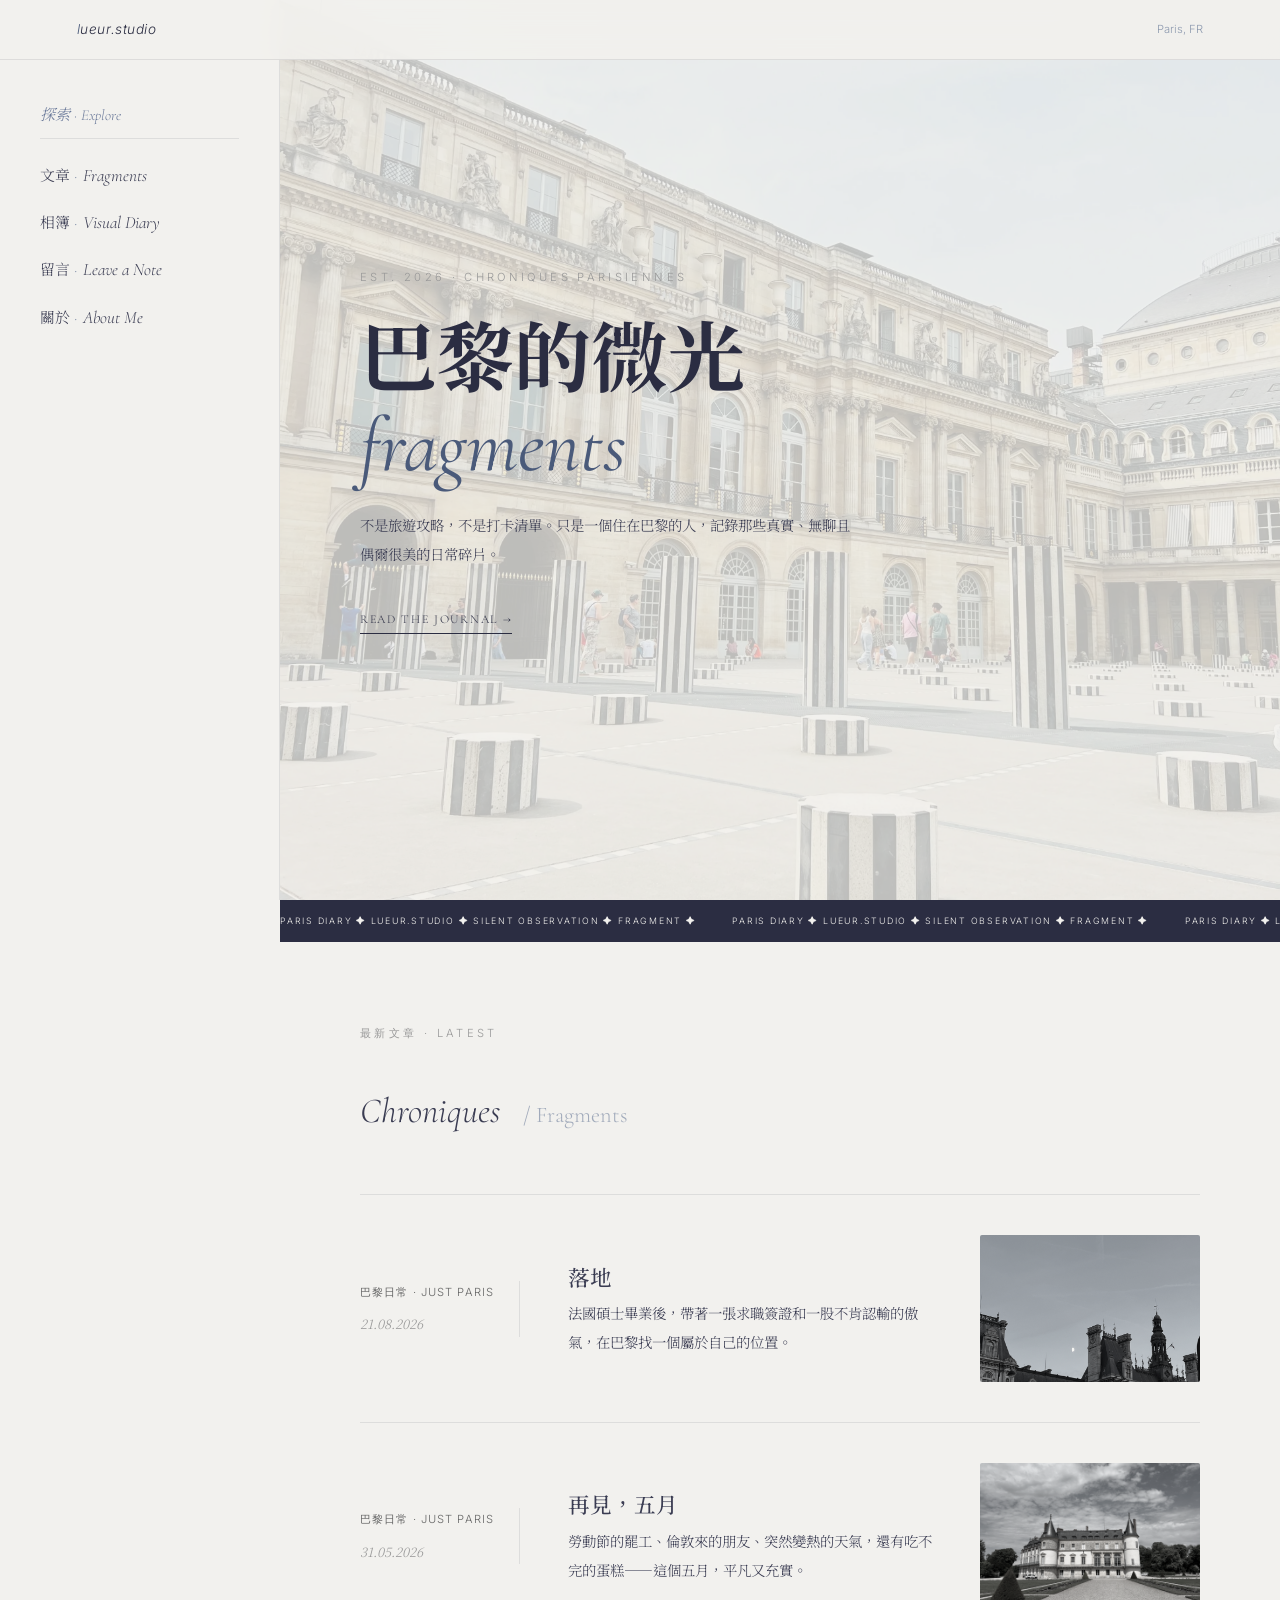
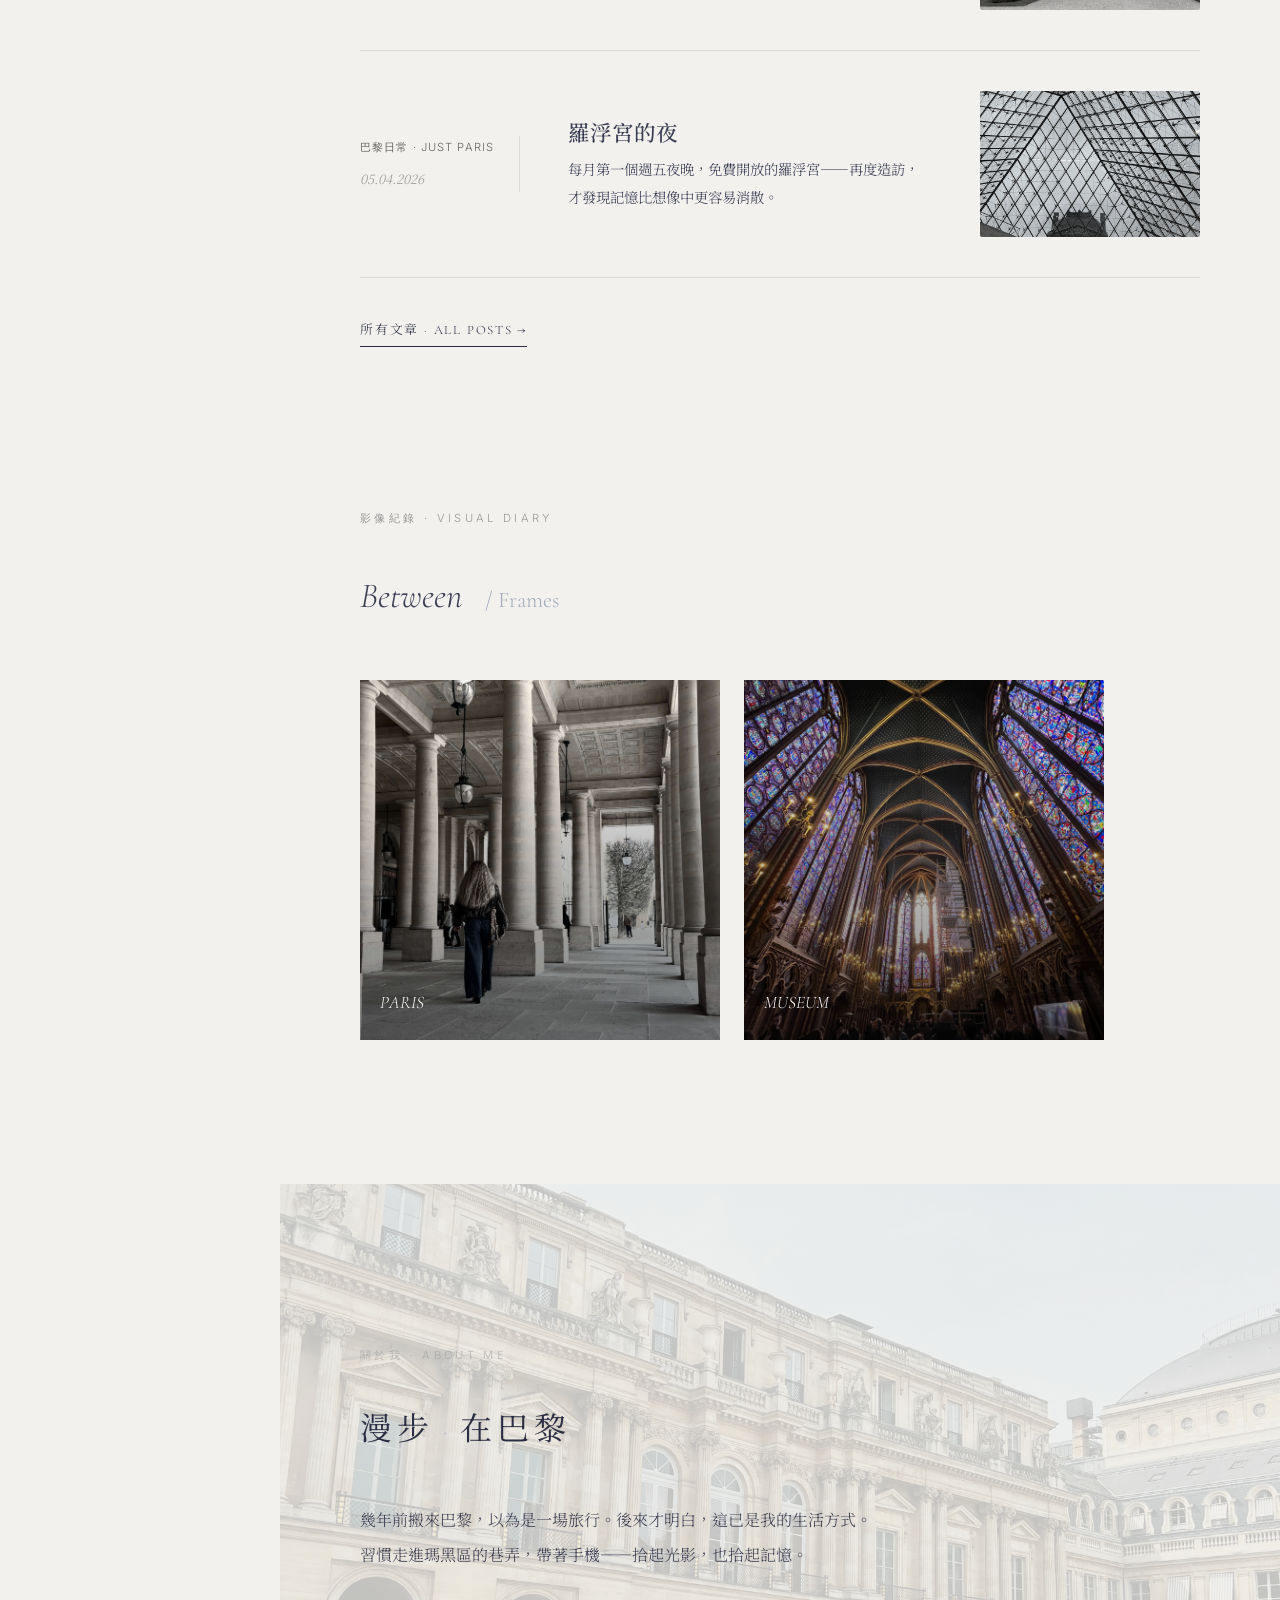
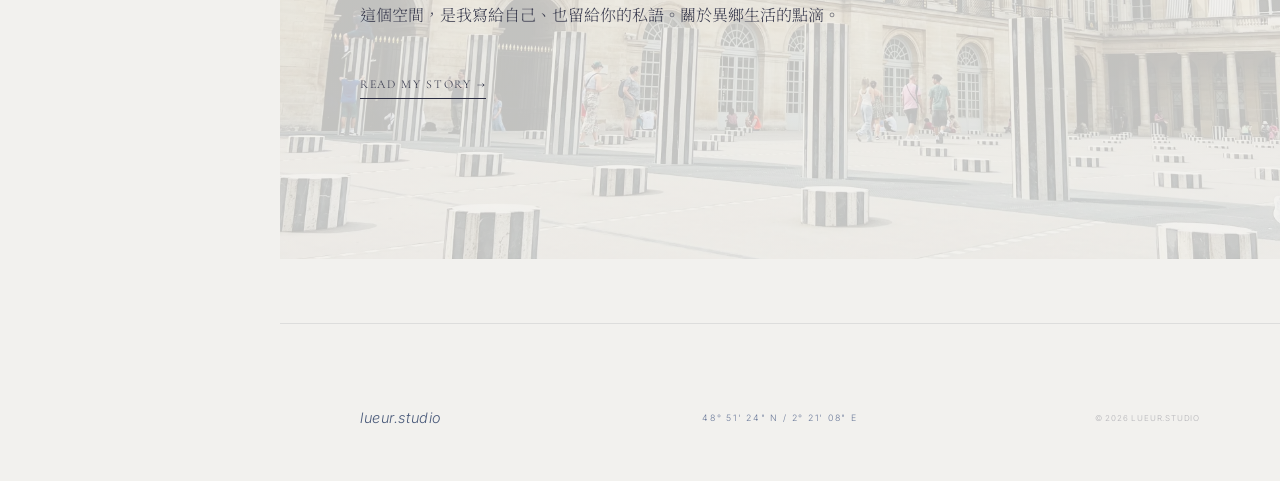
<file: index.html>
<!DOCTYPE html>
<html lang="zh-TW">
<head>
  <meta charset="UTF-8">
  <meta name="viewport" content="width=device-width, initial-scale=1">

  <title>lueur.studio — 巴黎的微光</title>
  <link rel="canonical" href="https://lueur-studio-lab.github.io/ay/">

  <script src="data.js" defer></script>

  <!-- SEO -->
  <meta name="description" content="住在巴黎的台灣人，記錄真實的巴黎日常、攝影與生活碎片。">
  <meta name="keywords" content="巴黎日常, 台灣人在巴黎, 巴黎生活, 法國, 留學, 旅遊攝影, lueur">
  <meta name="author" content="lueur.studio">
  <meta property="og:type" content="website">
  <meta property="og:site_name" content="lueur.studio">
  <meta property="og:locale" content="zh_TW">
  <meta property="og:title" content="lueur.studio — 巴黎的微光">
  <meta property="og:description" content="住在巴黎的台灣人，記錄真實的巴黎日常、攝影與生活碎片。">
  <meta property="og:url" content="https://lueur-studio-lab.github.io/ay/">
  <meta property="og:image" content="https://lueur-studio-lab.github.io/ay/images/paris.webp">
  <meta name="twitter:card" content="summary_large_image">
  <script async src="https://www.googletagmanager.com/gtag/js?id=G-SZRMZ00SD1"></script>
  <script>
    window.dataLayer = window.dataLayer || [];
    function gtag(){dataLayer.push(arguments);}
    gtag('js', new Date());
    gtag('config', 'G-SZRMZ00SD1');
  </script>

  <script type="application/ld+json">
  {
    "@context": "https://schema.org",
    "@type": "Blog",
    "name": "lueur.studio",
    "author": {
      "@type": "Person",
      "name": "lueur"
    },
    "description": "住在巴黎的台灣人，記錄真實的巴黎日常、攝影與生活碎片。",
    "url": "https://lueur-studio-lab.github.io/ay/"
  }
  </script>

  <style>
    *,*::before,*::after{box-sizing:border-box;margin:0;padding:0}
    :root {
      --bg:#f2f1ee; --bg2:#eceae5; --ink:#2b2d42; --ink2:#3a3c52;
      --muted:#8d99ae; --pale:#c4c3ce; --blue:#4a5a7a; --blue-mid:#6b7a9a;
      --blue-lt:#adb8cc; --border:rgba(43,45,66,0.1);
      --serif:'Cormorant Garamond', 'Noto Serif TC', serif;
      --mono:'Inter', sans-serif;

      /* ── 相簿大圖（燈箱）的顏色：想換背景只要改這四行 ── */
      --lb-bg: #f2f1ee;
      --lb-fg: #3a3c52;
      --lb-line: rgba(43,45,66,.15);
      --lb-arrow-bg: rgba(242,241,238,.9);
    }
    html{scroll-behavior:smooth}
    body { font-family: var(--serif); background: var(--bg); color: var(--ink); font-size: 16px; line-height: 2; font-weight: 300; }

    .main-wrapper { display: flex; flex-direction: column; }
    @media(min-width: 1024px) { .main-wrapper { flex-direction: row; } }
    .sidebar { background: var(--bg); border-right: 1px solid var(--border); padding: 100px 2.5rem 3rem; width: 100%; }
    @media(min-width: 1024px) { .sidebar { width: 280px; position: sticky; top: 0; height: 100vh; flex-shrink: 0; } }
    .side-group { margin-bottom: 3rem; }
    .side-group h3 {
      margin-bottom: 1.2rem;
      padding-bottom: .5rem;
      border-bottom: 1px solid var(--border);
      color: var(--blue-mid);
      font-family: var(--serif);
      font-size: .95rem;
      font-style: italic;
      font-weight: 300;
      letter-spacing: 0;
      text-transform: none;
    }
    .side-list { list-style: none; }
    .side-list li { margin-bottom: .8rem; }
    .side-list a { text-decoration: none; font-family: var(--serif); font-style: italic; font-size: .95rem; color: var(--ink2); transition: all .3s; cursor: pointer; }
    .side-list a:hover { color: var(--blue); padding-left: 5px; }
    .content-area { flex-grow: 1; width: 100%; overflow-x: hidden; }

    nav{position:fixed;top:0;left:0;right:0;z-index:1000;display:flex;align-items:center;justify-content:space-between;padding:0 6vw;height:60px;background:rgba(242,241,238,.9);backdrop-filter:blur(12px);border-bottom:1px solid var(--border)}
    .logo{font-family:var(--mono);font-size:.85rem;letter-spacing:.04em;color:var(--ink);text-decoration:none;font-style:italic}
    .logo span{color:var(--blue)}
    .nav-r{display:flex;align-items:center;gap:1.5rem}
    .nav-r a{font-family:var(--mono);font-size:.6rem;letter-spacing:.14em;text-transform:uppercase;color:var(--muted);text-decoration:none}

    .hero { min-height: 100vh; display: flex; flex-direction: column; justify-content: center; padding: 0 8%; position: relative; overflow: hidden; background-image: url('images/palaisroyal02.webp'); background-size: cover; background-position: center; }
    .hero-bg { position: absolute; inset: 0; background-color: rgba(242, 241, 238, 0.78); z-index: 1; }
    .hero-content { position: relative; z-index: 2; }
    .hero-h1 { font-family: var(--serif); font-size: clamp(2.5rem, 6vw, 5rem); line-height: 1.1; margin-bottom: 1.5rem; }

    .ticker { background: var(--ink); color: var(--bg); padding: 12px 0; overflow: hidden; white-space: nowrap; font-family: var(--mono); font-size: .55rem; letter-spacing: .2em; text-transform: uppercase; display: flex; }
    .tick-inner { display: inline-block; white-space: nowrap; padding-left: 0; animation: scroll-endless 20s linear infinite; }
    .tick-inner span { display: inline-block; padding-right: 2rem; }
    @keyframes scroll-endless { 0% { transform: translateX(0); } 100% { transform: translateX(-50%); } }

    .sec{padding:5rem 8%}
    .sec-label{font-family:var(--mono);font-size:0.6rem;letter-spacing:0.3em;text-transform:uppercase;color:#999;margin-bottom:2rem;display:block;}
    .journal-item { display: flex; align-items: center; padding: 2.5rem 0; border-bottom: 1px solid var(--border); gap: 3rem; transition: 0.3s ease; cursor: pointer; }
    .j-meta { flex: 0 0 110px; display: flex; flex-direction: column; gap: 8px; border-right: 1px solid var(--border); }
    .j-cat { font-family: var(--mono); font-size: 0.55rem; color: #666; letter-spacing: 0.2em; text-transform: uppercase; }
    .j-date { font-family: 'Noto Serif TC', serif !important; font-size: 0.75rem !important; color: #999 !important; font-style: italic; }
    .j-thumb { flex-shrink: 0; width: 220px; aspect-ratio: 3 / 2; background-size: cover; background-position: center; background-repeat: no-repeat; filter: grayscale(90%); transition: all 0.6s cubic-bezier(0.165, 0.84, 0.44, 1) !important; border-radius: 2px; }
    .journal-item:hover .j-thumb { filter: grayscale(0%) !important; transform: translateY(-10px) scale(1.02); box-shadow: 0 15px 30px rgba(0,0,0,0.1); }

    @media (max-width: 768px) {
      .journal-item { flex-direction: column-reverse; align-items: flex-start; gap: 1.5rem; }
      .j-thumb { width: 100%; aspect-ratio: 16 / 9; }
      .j-meta { border-right: none; border-bottom: 1px solid var(--border); padding-bottom: 5px; width: 100%; flex-direction: row; justify-content: space-between; }
    }

    .art-nav { display: flex; align-items: center; justify-content: space-between; margin-bottom: 3rem; padding-bottom: 1rem; border-bottom: 1px solid var(--border); }
    .art-back { background: none; border: none; cursor: pointer; font-family: var(--mono); font-size: 0.7rem; color: var(--muted); letter-spacing: 0.1em; transition: 0.3s; }
    .art-back:hover { color: var(--ink); transform: translateX(-5px); }
    .art-overlay { position: fixed; inset: 0; z-index: 2000; background: #f2f1ee; overflow-y: auto; display: none; padding: 40px 8% 60px; }

    /* 相簿大圖（燈箱）的外觀 */
    .art-overlay.is-lightbox { background: var(--lb-bg); }
    .art-overlay.is-lightbox .art-nav { border-bottom-color: var(--lb-line); }
    .art-overlay.is-lightbox .art-back,
    .art-overlay.is-lightbox .logo { color: var(--lb-fg); }
    .art-overlay.is-lightbox .art-back:hover { color: var(--lb-fg); opacity: .65; }
    .art-overlay.is-lightbox .art-back {
      font-family: var(--serif);
      font-size: .7rem;
      font-style: normal;
      letter-spacing: .16em;
    }

    /* 相簿輪播：左右捲動，會自動對齊到一張照片 */
    .art-overlay.is-lightbox .art-inner-container { max-width: 1100px; }
    .lb-carousel { position: relative; margin-top: 1rem; }
    .lb-track {
      display: flex;
      overflow-x: auto;
      padding: 0 11%;
      scroll-padding: 0 11%;
      scroll-snap-type: x mandatory;
      -webkit-overflow-scrolling: touch;
      scrollbar-width: none;
      outline: none;
    }
    .lb-track::-webkit-scrollbar { display: none; }
    .lb-slide {
      position: relative;
      flex: 0 0 100%;
      display: flex;
      align-items: center;
      justify-content: center;
      box-sizing: border-box;
      height: min(72vh, 720px);
      margin: 0;
      padding: 0 .6rem;
      scroll-snap-align: center;
      scroll-snap-stop: always;
      opacity: .35;
      transition: opacity .4s ease;
    }
    .lb-slide.is-active { opacity: 1; }
    .lb-frame { display: flex; flex-direction: column; max-width: 100%; max-height: 100%; }
    .lb-photo { position: relative; display: flex; max-width: 100%; }
    .lb-photo img { display: block; max-width: 100%; max-height: min(72vh, 720px); width: auto; height: auto; object-fit: contain; }
    .lb-mark { position: absolute; right: 12px; bottom: 10px; color: rgba(255,255,255,.75); font-family: var(--mono); font-size: 10px; letter-spacing: 1px; text-shadow: 0 1px 3px rgba(0,0,0,.5); white-space: nowrap; pointer-events: none; }
    .lb-cap, .lb-no { display: none; }

    .lb-arrow { position: absolute; top: 50%; transform: translateY(-50%); z-index: 5; width: 44px; height: 44px; border: 1px solid var(--lb-line); border-radius: 50%; background: var(--lb-arrow-bg); color: var(--lb-fg); font-size: 1.8rem; line-height: 1; cursor: pointer; transition: opacity .25s; }
    .lb-arrow:hover { opacity: .7; }
    .lb-prev { left: 1rem; }
    .lb-next { right: 1rem; }
    .lb-caption { min-height: 1.6em; margin-top: 1.5rem; text-align: center; font-family: var(--serif); font-size: 1rem; font-style: italic; color: var(--lb-fg); }
    .lb-meta { display: flex; align-items: center; justify-content: center; gap: 1.5rem; margin-top: .8rem; }
    .lb-count { font-family: var(--mono); font-size: .6rem; letter-spacing: .1em; color: var(--lb-fg); opacity: .6; }
    .lb-play { background: none; border: none; cursor: pointer; font-family: var(--mono); font-size: .6rem; letter-spacing: .14em; color: var(--lb-fg); opacity: .8; }
    .lb-play:hover { opacity: 1; }

    /* ── 外框一：電影膠片（黑色底片，上下有齒孔，角落有底片編號）── */
    .lb-film { --perf: url("data:image/svg+xml,%3Csvg xmlns='http://www.w3.org/2000/svg' width='24' height='14'%3E%3Crect x='6' y='2' width='12' height='10' rx='2.5'/%3E%3C/svg%3E"); }
    .lb-film .lb-slide { padding: 40px 16px; background: #111; box-shadow: 0 0 0 1px rgba(255,255,255,.05); }
    .lb-film .lb-photo img { max-height: calc(min(72vh, 720px) - 80px); }
    .lb-film .lb-slide::before,
    .lb-film .lb-slide::after {
      content: "";
      position: absolute;
      left: 0;
      right: 0;
      height: 14px;
      background: var(--lb-bg);
      -webkit-mask: var(--perf) center / 24px 14px repeat-x;
      mask: var(--perf) center / 24px 14px repeat-x;
    }
    .lb-film .lb-slide::before { top: 10px; }
    .lb-film .lb-slide::after { bottom: 10px; }
    .lb-film .lb-no { display: block; position: absolute; left: 18px; bottom: 25px; font-family: var(--mono); font-size: 9px; line-height: 12px; letter-spacing: .12em; color: #c98f3a; opacity: .85; }

    /* ── 外框二：拍立得（白色相紙，底部較厚，說明文字寫在相紙上）── */
    .lb-polaroid .lb-track { padding-top: 14px; padding-bottom: 30px; }
    .lb-polaroid .lb-frame { padding: 14px 14px 0; background: #fbfaf6; box-shadow: 0 10px 28px rgba(43,45,66,.22); transition: transform .5s ease; }
    .lb-polaroid .lb-photo img { max-height: calc(min(72vh, 720px) - 150px); }
    .lb-polaroid .lb-cap { display: block; min-height: 3.4rem; padding: 16px 6px 22px; text-align: center; font-family: var(--serif); font-size: 1rem; font-style: italic; color: #3a3c52; }
    .lb-polaroid .lb-slide:nth-child(odd) .lb-frame { transform: rotate(-1.4deg); }
    .lb-polaroid .lb-slide:nth-child(even) .lb-frame { transform: rotate(1.1deg); }
    .lb-polaroid .lb-slide.is-active .lb-frame { transform: rotate(0); }
    .lb-polaroid .lb-caption { display: none; }

    /* ── 外框三：流動（沒有外框，左右露出鄰近照片，滑動時大小與亮度連續變化）── */
    .lb-flow .lb-track { padding: 0 12%; scroll-padding: 0 12%; }
    .lb-flow .lb-slide { flex: 0 0 76%; padding: 0 1.1rem; opacity: 1; transition: none; scroll-snap-stop: normal; }
    .lb-flow .lb-frame { transform: scale(var(--s, 1)); opacity: var(--o, 1); will-change: transform, opacity; }
    .lb-flow .lb-photo img { box-shadow: 0 18px 44px rgba(43,45,66,.16); }

    @media (max-width: 768px) {
      #artWrap .lb-arrow { display: none !important; }
      .lb-track { padding: 0 6%; scroll-padding: 0 6%; }
      .lb-slide { height: min(62vh, 560px); }
      .lb-photo img { max-height: min(62vh, 560px); }
      .lb-film .lb-photo img { max-height: calc(min(62vh, 560px) - 80px); }
      .lb-polaroid .lb-photo img { max-height: calc(min(62vh, 560px) - 150px); }
      .lb-flow .lb-track { padding: 0 8%; scroll-padding: 0 8%; }
      .lb-flow .lb-slide { flex-basis: 84%; padding: 0 .45rem; }
    }

    .art-content-body figure { display: table; margin: 1.5rem auto; max-width: 100%; }
    .art-content-body figure p { text-align: right !important; font-size: 14.5px !important; color: #ccc !important; margin-top: 0.3rem !important; font-family: 'Noto Serif TC', serif !important; }
    .art-content-body figure img { display: block; width: 100%; height: auto; }
    .art-content-body p, .art-content-body div { font-size: 14.5px !important; line-height: 2 !important; letter-spacing: 0.02em !important; font-weight: 300 !important; color: var(--ink2) !important; margin-bottom: 2rem !important; font-family: 'Noto Serif TC', serif !important; text-align: justify; }
    .art-content-body .j-cat, .art-content-body .j-date { font-size: 0.65rem !important; letter-spacing: 0.2em; }
    .art-inner-container { max-width: 800px; margin: 0 auto; text-align: left; }
    .art-header { text-align: left !important; margin-bottom: 50px; padding-left: 0 !important; }
    .art-header p { font-family: 'Noto Serif TC', serif !important; color: #999 !important; font-size: 13px !important; letter-spacing: 0.05em !important; text-align: left !important; margin-top: 8px; font-style: italic; }

    .art-img-container, .j-album-container, .j-gallery-item, .gallery-item { position: relative !important; display: flex !important; justify-content: center !important; align-items: center !important; max-width: 100vw !important; overflow: hidden !important; }
    .art-watermark { position: absolute !important; bottom: 25px !important; z-index: 999 !important; pointer-events: none; white-space: nowrap !important; color: rgba(255, 255, 255, 0.7) !important; font-family: var(--mono) !important; font-size: 10px !important; text-shadow: 0 1px 3px rgba(0,0,0,0.5) !important; left: auto !important; right: 20% !important; transform: translateX(10px) !important; }

    @media (min-width: 1024px) {
      #artWrap div[style*="position:relative"] > span { right: 50% !important; transform: translateX(200px) !important; }
      .art-inner-container .art-img-container .art-watermark { right: 20px !important; transform: none !important; }
    }

    .art-inner-container .art-img-container { width: fit-content !important; max-width: 80% !important; margin: 3rem auto !important; position: relative !important; }
    .art-inner-container .art-img-container img { display: block !important; width: 100% !important; height: auto !important; }
    #artWrap button { display: block !important; z-index: 9999 !important; }
    .art-content-body { max-width: 680px !important; margin: 0 auto !important; }
    .art-divider { border: none !important; border-top: 3px dotted #ddd !important; width: 30px !important; margin: 6rem auto 4rem !important; display: block !important; }

    .gallery-grid {
      display: grid;
      grid-template-columns: repeat(2, minmax(260px, 360px));
      gap: 1.5rem;
      justify-content: start;
    }

    @media (max-width: 768px) {
      .gallery-grid {
        grid-template-columns: 1fr;
      }
    }

    .side-list a.is-active {
      color: var(--blue);
      padding-left: 5px;
    }

    .side-list a.is-active::before {
      content: "— ";
    }

    @media (max-width: 640px) {
      .site-footer {
        padding: 3rem 1.5rem 2.5rem !important;
      }

      .site-footer-inner {
        align-items: flex-start !important;
        flex-direction: column;
        gap: 0.8rem !important;
      }

      .site-footer-inner > * {
        flex: none !important;
        text-align: left !important;
      }
    }
  </style>
  <link rel="preconnect" href="https://fonts.googleapis.com">
  <link rel="preconnect" href="https://fonts.gstatic.com" crossorigin>
  <link rel="stylesheet" href="https://fonts.googleapis.com/css2?family=Cormorant+Garamond:ital,wght@0,300;0,400;0,500;1,300;1,400&family=Inter:wght@400&family=Noto+Serif+TC:wght@300;400;500&display=swap">
  <link rel="stylesheet" href="site.css">
  <script src="site.js" defer></script>
</head>
<body>

<nav>
  <a class="logo" href="#"><span>l</span>ueur.studio</a>
  <div class="nav-r">
    <span style="font-family:var(--mono);font-size:.55rem;color:var(--muted)">Paris, FR</span>
    <button class="menu-toggle" type="button" aria-label="開啟選單" aria-expanded="false"><span class="bars"></span>MENU</button>
  </div>
</nav>

<div class="main-wrapper">
  <aside class="sidebar">
    <div class="side-group">
      <h3>探索 · Explore</h3>
      <ul class="side-list">
        <li><a href="journal.html"><span class="zh">文章</span><span class="dot">·</span>Fragments</a></li>
        <li><a href="gallery.html"><span class="zh">相簿</span><span class="dot">·</span>Visual Diary</a></li>
        <li><a href="comments.html"><span class="zh">留言</span><span class="dot">·</span>Leave a Note</a></li>
        <li><a href="about.html"><span class="zh">關於</span><span class="dot">·</span>About Me</a></li>
      </ul>
    </div>
  </aside>

  <main class="content-area">
    <section class="hero">
      <div class="hero-bg"></div>
      <div class="hero-content">
        <p class="sec-label">Est. 2026 · Chroniques Parisiennes</p>
        <h1 class="hero-h1">巴黎的微光<br><i style="font-weight:400;color:var(--blue)">fragments</i></h1>
        <p style="max-width: 500px; font-size: 0.9rem; color: var(--ink2); margin-bottom: 2rem;">不是旅遊攻略，不是打卡清單。只是一個住在巴黎的人，記錄那些真實、無聊且偶爾很美的日常碎片。</p>
        <a href="journal.html" style="display:inline-block;font-family:var(--serif);font-size:.75rem;letter-spacing:.14em;color:var(--ink);text-decoration:none;border-bottom:1px solid var(--ink);padding-bottom:2px;">READ THE JOURNAL →</a>
      </div>
    </section>

    <div class="ticker">
      <div class="tick-inner">
        <span>PARIS DIARY ✦ LUEUR.STUDIO ✦ SILENT OBSERVATION ✦ FRAGMENT ✦ </span>
        <span>PARIS DIARY ✦ LUEUR.STUDIO ✦ SILENT OBSERVATION ✦ FRAGMENT ✦ </span>
        <span>PARIS DIARY ✦ LUEUR.STUDIO ✦ SILENT OBSERVATION ✦ FRAGMENT ✦ </span>
      </div>
    </div>

    <section id="latest" class="sec">
      <p class="sec-label">最新文章 · LATEST</p>
      <h2 style="font-family: var(--serif); font-size: 2.2rem; margin-bottom: 3rem; font-style: italic; font-weight: 300; color: var(--ink2);">
        Chroniques <span style="font-style: normal; font-size: 1.4rem; color: var(--muted); margin-left: 15px; opacity: 0.8;">/ Fragments</span>
      </h2>
      <!-- tools/build.py 發布時會把最新 3 篇寫進來；本機直接打開時由下面的 renderLatest() 補上 -->
      <div class="latest-list" id="latestList"></div>
      <a class="latest-more" href="journal.html">所有文章 · ALL POSTS →</a>
    </section>

    <section id="gallery" class="sec">
      <p class="sec-label">影像紀錄 · VISUAL DIARY</p>
      <h2 style="font-family: var(--serif); font-size: 2.2rem; margin-bottom: 3rem; font-style: italic; font-weight: 300; color: var(--ink2);">
        Between <span style="font-style: normal; font-size: 1.4rem; color: var(--muted); margin-left: 15px; opacity: 0.8;">/ Frames</span>
      </h2>
      <div class="gallery-grid" id="galleryGrid"></div>
    </section>

    <section id="about" class="sec" style="padding: 10rem 8%; margin: 4rem 0; position: relative; background: linear-gradient(rgba(242, 241, 238, 0.80), rgba(242, 241, 238, 0.80)), url('images/palaisroyal02.webp'); background-size: cover; background-position: center; background-attachment: scroll;">
      <div class="about-content" style="max-width: 800px; margin: 0; position: relative; z-index: 2; padding: 0;">
        <p class="sec-label" style="opacity: 0.6; text-align: left;">關於我 · ABOUT ME</p>

        <h2 style="font-size: 2rem; margin-bottom: 2.5rem; font-family: var(--serif); font-weight: 500; letter-spacing: 0.15em; color: var(--ink); display: flex; align-items: center; flex-wrap: wrap; justify-content: flex-start;">
          <span style="font-weight: 400;">漫步</span>
          <span style="color: var(--pale); margin: 0 0.5rem; font-weight: 300;">·</span>
          <span style="font-weight: 400;">在巴黎</span>
        </h2>

        <div style="opacity: 0.9; color: var(--ink); font-family: 'Noto Serif TC'; font-weight: 300; font-size: 1rem; line-height: 2.2; text-align: left;">
          <p style="margin-bottom: 1.5rem;">幾年前搬來巴黎，以為是一場旅行。後來才明白，這已是我的生活方式。<br>
            習慣走進瑪黑區的巷弄，帶著手機——拾起光影，也拾起記憶。</p>
          <p>這個空間，是我寫給自己、也留給你的私語。關於異鄉生活的點滴。</p>
        </div>
        <a
          href="about.html"
          style="display:inline-block;margin-top:2.5rem;font-family:var(--serif);font-size:.75rem;letter-spacing:.14em;color:var(--ink);text-decoration:none;border-bottom:1px solid var(--ink);padding-bottom:2px;">
          READ MY STORY →
        </a>
      </div>
    </section>

    <footer class="site-footer" style="padding: 5rem 8% 3rem; border-top: 1px solid var(--border); background: var(--bg);">
      <div class="site-footer-inner" style="display: flex; justify-content: space-between; align-items: center; flex-wrap: wrap; gap: 2rem;">
        <a class="logo" href="#" style="color: var(--blue); font-size: 0.9rem; text-decoration: none; flex: 1; text-align: left;">
          <span>l</span>ueur.studio
        </a>
        <div style="font-family: var(--mono); font-size: 0.55rem; letter-spacing: 0.2em; color: var(--blue-mid); text-transform: uppercase; flex: 2; text-align: center;">
          48° 51' 24" N / 2° 21' 08" E
        </div>
        <div style="opacity: 0.3; font-family: var(--mono); font-size: 0.5rem; letter-spacing: 0.1em; text-transform: uppercase; color: var(--ink); flex: 1; text-align: right;">
          © 2026 lueur.studio
        </div>
      </div>
    </footer>
  </main>
</div>

<div class="art-overlay" id="artOverlay">
  <div id="artWrap"></div>
</div>

<div id="fixed-back-btn" onclick="handleBackToTop()" style="display: none; position: fixed; bottom: 30px; right: 30px; z-index: 100000; cursor: pointer; width: 40px; height: 40px; background: white; border: 1px solid #eee; border-radius: 50%; align-items: center; justify-content: center; box-shadow: 0 2px 10px rgba(0,0,0,0.1); transition: opacity 0.3s; opacity: 0;">
    <span style="color: #999; font-size: 20px; line-height: 1;">↑</span>
</div>

<script>
  var currentList = [];
  var currentIdx = 0;

  function renderPosts() {
    const container = document.querySelector('.journal-list');
    if (!container) return;

    if (typeof POSTS === 'undefined') {
      container.innerHTML = `<p style="color:red; padding:20px; border:1px dashed red;">⚠️ 找不到 POSTS 資料，請檢查 data.js 是否有載入！</p>`;
      return;
    }

    container.innerHTML = '';
    [...POSTS].reverse().forEach(p => {
      const img = p.img || 'default.webp';

      let thumbUrl =
        img.startsWith('http') || img.startsWith('images/')
          ? img
          : 'images/' + img;
      container.innerHTML += `
        <div class="journal-item" onclick="openArt('${p.id}')">
          <div class="j-meta"><span class="j-cat">${p.cat}</span><span class="j-date">${p.date}</span></div>
          <div class="j-content"><h3 class="j-title">${p.title}</h3><p class="j-excerpt">${p.excerpt || ""}</p></div>
          <div class="j-thumb" style="background-image:url('${thumbUrl}')"></div>
        </div>`;
    });
  }

  function openArt(id) {
    if (typeof POSTS === 'undefined') return;
    const p = POSTS.find(x => x.id === id);
    if (!p) return;
    let processedContent = p.content.replace(/<img (.*?)>/g, `<div class="art-img-container"><img $1><span class="art-watermark">© lueur.studio</span></div>`);
    document.getElementById('artWrap').innerHTML = `
      <div class="art-inner-container">
        <div class="art-nav">
          <button class="art-back" onclick="closeArt()">← BACK</button>
          <a class="logo" href="#" onclick="closeArt(); return false;">lueur.studio</a>
        </div>
        <div class="art-header">
          <span class="j-cat" style="letter-spacing:0.3em;color:var(--blue-mid)">${p.cat}</span>
          <h1>${p.title}</h1>
          <p>— PUBLISHED ON ${p.date}</p>
        </div>
        <div class="art-img-container">
          <img src="${p.img.startsWith('http') ? p.img : 'images/'+p.img}">
          <span class="art-watermark">© lueur.studio</span>
        </div>
        <div class="art-content-body">${processedContent}</div>
      </div>`;
    document.getElementById('artOverlay').style.display = 'block';
    document.getElementById('artOverlay').scrollTop = 0;
    document.body.style.overflow = 'hidden';
  }

  function closeArt() {
    const overlay = document.getElementById('artOverlay');
    overlay.style.display = 'none';
    overlay.classList.remove('is-lightbox');
    stopLbPlay();
    document.body.style.overflow = 'auto';
  }

  function renderGallery() {
    const grid = document.getElementById('galleryGrid');
    if (!grid) return;

    if (typeof ALBUMS === 'undefined') {
      grid.innerHTML = `<p style="color:red; grid-column: 1/-1; padding:20px; border:1px dashed red;">⚠️ 找不到 ALBUMS 資料，請檢查 data.js 是否有載入！</p>`;
      return;
    }

    grid.innerHTML = '';
    ALBUMS.forEach(album => {
      grid.innerHTML += `
        <div class="g-item" onclick="openLightbox(0, '${album.id}')" style="position:relative;cursor:pointer;overflow:hidden;aspect-ratio:1/1;">
          <img src="${album.cover}" style="width:100%;height:100%;object-fit:cover;display:block;transition:0.6s;">
          <div style="position:absolute;inset:0;background:linear-gradient(transparent,rgba(0,0,0,0.5));display:flex;flex-direction:column;justify-content:flex-end;padding:20px;">
            <div style="color:white;font-family:var(--serif);font-size:1.1rem;font-style:italic">${album.title}</div>
          </div>
        </div>`;
    });
  }

  // 相簿外框樣式：'flow' = 流動（無外框）　'film' = 電影膠片　'polaroid' = 拍立得
  var LB_FRAME = 'flow';

  var lbTimer = null;
  var lbRaf = null;

  function escHtml(s) {
    return String(s).replace(/&/g, '&amp;').replace(/</g, '&lt;').replace(/"/g, '&quot;');
  }

  function openLightbox(idx, albumId) {
    if (albumId && typeof ALBUMS !== 'undefined') {
      const album = ALBUMS.find(a => a.id === albumId);
      if (album) currentList = album.photos;
    }

    const overlay = document.getElementById('artOverlay');
    const wrap = document.getElementById('artWrap');
    if (!overlay || !wrap || !currentList.length) return;

    stopLbPlay();
    overlay.classList.add('is-lightbox');
    currentIdx = Math.max(0, Math.min(idx || 0, currentList.length - 1));
    const multi = currentList.length > 1;
    const mode = LB_FRAME === 'polaroid' || LB_FRAME === 'flow' ? LB_FRAME : 'film';

    const slides = currentList.map((photo, i) => {
      const src = photo.img.startsWith('http') || photo.img.startsWith('images/') ? photo.img : 'images/' + photo.img;
      const cap = escHtml(photo.desc || '');
      const no = String(i + 1).padStart(2, '0');
      return `
        <figure class="lb-slide">
          <div class="lb-frame">
            <div class="lb-photo">
              <img src="${src}" alt="${cap}" decoding="async">
              <span class="lb-mark">© lueur.studio</span>
            </div>
            <figcaption class="lb-cap">${cap}</figcaption>
          </div>
          <span class="lb-no">▸ ${no} &nbsp; ${no}A</span>
        </figure>`;
    }).join('');

    wrap.innerHTML = `
      <div class="art-inner-container lb-${mode}">
        <div class="art-nav">
          <button class="art-back" onclick="closeArt()">← BACK TO HOME</button>
          <div class="logo">lueur.studio</div>
        </div>

        <div class="lb-carousel">
          ${multi ? `<button class="lb-arrow lb-prev" onclick="lbGo(-1, true)" aria-label="上一張">‹</button>` : ''}
          <div class="lb-track" id="lbTrack" tabindex="0" aria-label="相簿照片，可左右滑動">${slides}</div>
          ${multi ? `<button class="lb-arrow lb-next" onclick="lbGo(1, true)" aria-label="下一張">›</button>` : ''}
        </div>

        <p class="lb-caption" id="lbCaption"></p>
        <div class="lb-meta">
          <span class="lb-count" id="lbCount"></span>
          ${multi ? `<button class="lb-play" id="lbPlay" onclick="lbTogglePlay()">PLAY</button>` : ''}
        </div>
      </div>`;

    overlay.style.display = 'block';
    overlay.scrollTop = 0;
    document.body.style.overflow = 'hidden';

    const track = document.getElementById('lbTrack');
    track.addEventListener('scroll', onLbScroll, { passive: true });
    // 讀者自己動手滑，就停止自動播放
    ['pointerdown', 'wheel', 'touchstart'].forEach(ev => track.addEventListener(ev, stopLbPlay, { passive: true }));

    updateLb();
    requestAnimationFrame(() => { lbGoTo(currentIdx, false); lbFlow(); });
  }

  // 流動效果：越接近中間的照片越大越亮，跟著手指連續變化
  function lbFlow() {
    const track = document.getElementById('lbTrack');
    if (!track || !track.closest('.lb-flow')) return;
    const mid = track.scrollLeft + track.clientWidth / 2;
    track.querySelectorAll('.lb-slide').forEach(s => {
      const d = Math.min(1, Math.abs(s.offsetLeft + s.offsetWidth / 2 - mid) / s.offsetWidth);
      s.style.setProperty('--s', (1 - d * 0.1).toFixed(3));
      s.style.setProperty('--o', (1 - d * 0.6).toFixed(3));
    });
  }

  // 目前是第幾張：更新亮度、說明文字、頁碼
  function updateLb() {
    document.querySelectorAll('#lbTrack .lb-slide').forEach((s, i) => s.classList.toggle('is-active', i === currentIdx));
    const photo = currentList[currentIdx];
    if (!photo) return;
    const cap = document.getElementById('lbCaption');
    if (cap) cap.textContent = photo.desc || '';
    const count = document.getElementById('lbCount');
    if (count) count.textContent = (currentIdx + 1) + ' / ' + currentList.length;
  }

  // 捲動時，找出正在中間的那一張
  function onLbScroll() {
    if (lbRaf) return;
    lbRaf = requestAnimationFrame(() => {
      lbRaf = null;
      lbFlow();
      const track = document.getElementById('lbTrack');
      const slide = track && track.querySelector('.lb-slide');
      if (!slide) return;
      const i = Math.max(0, Math.min(Math.round(track.scrollLeft / slide.offsetWidth), currentList.length - 1));
      if (i !== currentIdx) {
        currentIdx = i;
        updateLb();
      }
    });
  }

  function lbGoTo(i, smooth) {
    const track = document.getElementById('lbTrack');
    const slide = track && track.querySelector('.lb-slide');
    if (!slide) return;
    track.scrollTo({ left: i * slide.offsetWidth, behavior: smooth ? 'smooth' : 'auto' });
  }

  // 上一張／下一張（到盡頭會接回另一端）
  function lbGo(step, manual) {
    if (manual) stopLbPlay();
    let n = currentIdx + step;
    if (n < 0) n = currentList.length - 1;
    if (n >= currentList.length) n = 0;
    lbGoTo(n, true);
  }

  function lbTogglePlay() {
    if (lbTimer) { stopLbPlay(); return; }
    lbTimer = setInterval(() => lbGo(1, false), 4000);
    const btn = document.getElementById('lbPlay');
    if (btn) btn.textContent = 'PAUSE';
  }

  function stopLbPlay() {
    if (lbTimer) { clearInterval(lbTimer); lbTimer = null; }
    const btn = document.getElementById('lbPlay');
    if (btn) btn.textContent = 'PLAY';
  }

  function handleBackToTop() {
    const overlay = document.getElementById('artOverlay');
    if (overlay && window.getComputedStyle(overlay).display !== 'none') {
        overlay.scrollTo({ top: 0, behavior: 'smooth' });
    } else {
        window.scrollTo({ top: 0, behavior: 'smooth' });
    }
  }

  function checkScroll() {
    const btn = document.getElementById('fixed-back-btn');
    const overlay = document.getElementById('artOverlay');
    if (!btn) return;

    const winS = window.scrollY || document.documentElement.scrollTop;
    const artS = overlay ? overlay.scrollTop : 0;

    if (winS > 400 || artS > 400) {
        btn.style.display = 'flex';
        btn.style.opacity = '1';
    } else {
        btn.style.opacity = '0';
        setTimeout(() => { if(btn.style.opacity === '0') btn.style.display = 'none'; }, 300);
    }
  }

  window.addEventListener('scroll', checkScroll, { passive: true });

  function setupSectionNav() {
    const links = [...document.querySelectorAll('.side-list a[href^="#"]')];

    const sections = links
      .map(link => document.querySelector(link.getAttribute('href')))
      .filter(Boolean);

    if (!sections.length) return;

    function updateActiveLink() {
      const marker = window.scrollY + window.innerHeight * 0.35;
      let current = sections[0];

      sections.forEach(section => {
        if (section.offsetTop <= marker) current = section;
      });

      links.forEach(link => {
        link.classList.toggle(
          'is-active',
          link.getAttribute('href') === `#${current.id}`
        );
      });
    }

    window.addEventListener('scroll', updateActiveLink, { passive: true });
    updateActiveLink();
  }

  // 首頁的「最新文章」：發布時已經寫好就不重畫，沒寫好（本機預覽）才用 data.js 產生
  function renderLatest() {
    const box = document.getElementById('latestList');
    if (!box || box.children.length || typeof POSTS === 'undefined') return;
    box.innerHTML = [...POSTS].reverse().slice(0, 3).map(p => {
      const img = p.img.startsWith('http') || p.img.startsWith('images/') ? p.img : 'images/' + p.img;
      return `
        <a class="journal-item" href="posts/${encodeURIComponent(p.slug || p.id)}.html">
          <div class="j-meta"><span class="j-cat">${p.cat}</span><span class="j-date">${p.date}</span></div>
          <div class="j-content"><h2>${p.title}</h2><p>${p.excerpt || ''}</p></div>
          <div class="j-thumb" style="background-image:url('${img}')"></div>
        </a>`;
    }).join('');
  }

  function initApp() {
    renderLatest();
    renderGallery();
    setupSectionNav();

    const overlay = document.getElementById('artOverlay');
    if (overlay) overlay.addEventListener('scroll', checkScroll);

    document.addEventListener('keydown', e => {
      const ov = document.getElementById('artOverlay');
      if (!ov || ov.style.display !== 'block') return;
      if (e.key === 'Escape') closeArt();
      else if (ov.classList.contains('is-lightbox')) {
        if (e.key === 'ArrowRight') lbGo(1, true);
        if (e.key === 'ArrowLeft') lbGo(-1, true);
      }
    });
  }

  if (document.readyState === 'loading') {
    document.addEventListener('DOMContentLoaded', initApp);
  } else {
    initApp();
  }
</script>
</body>
</html>
</file>
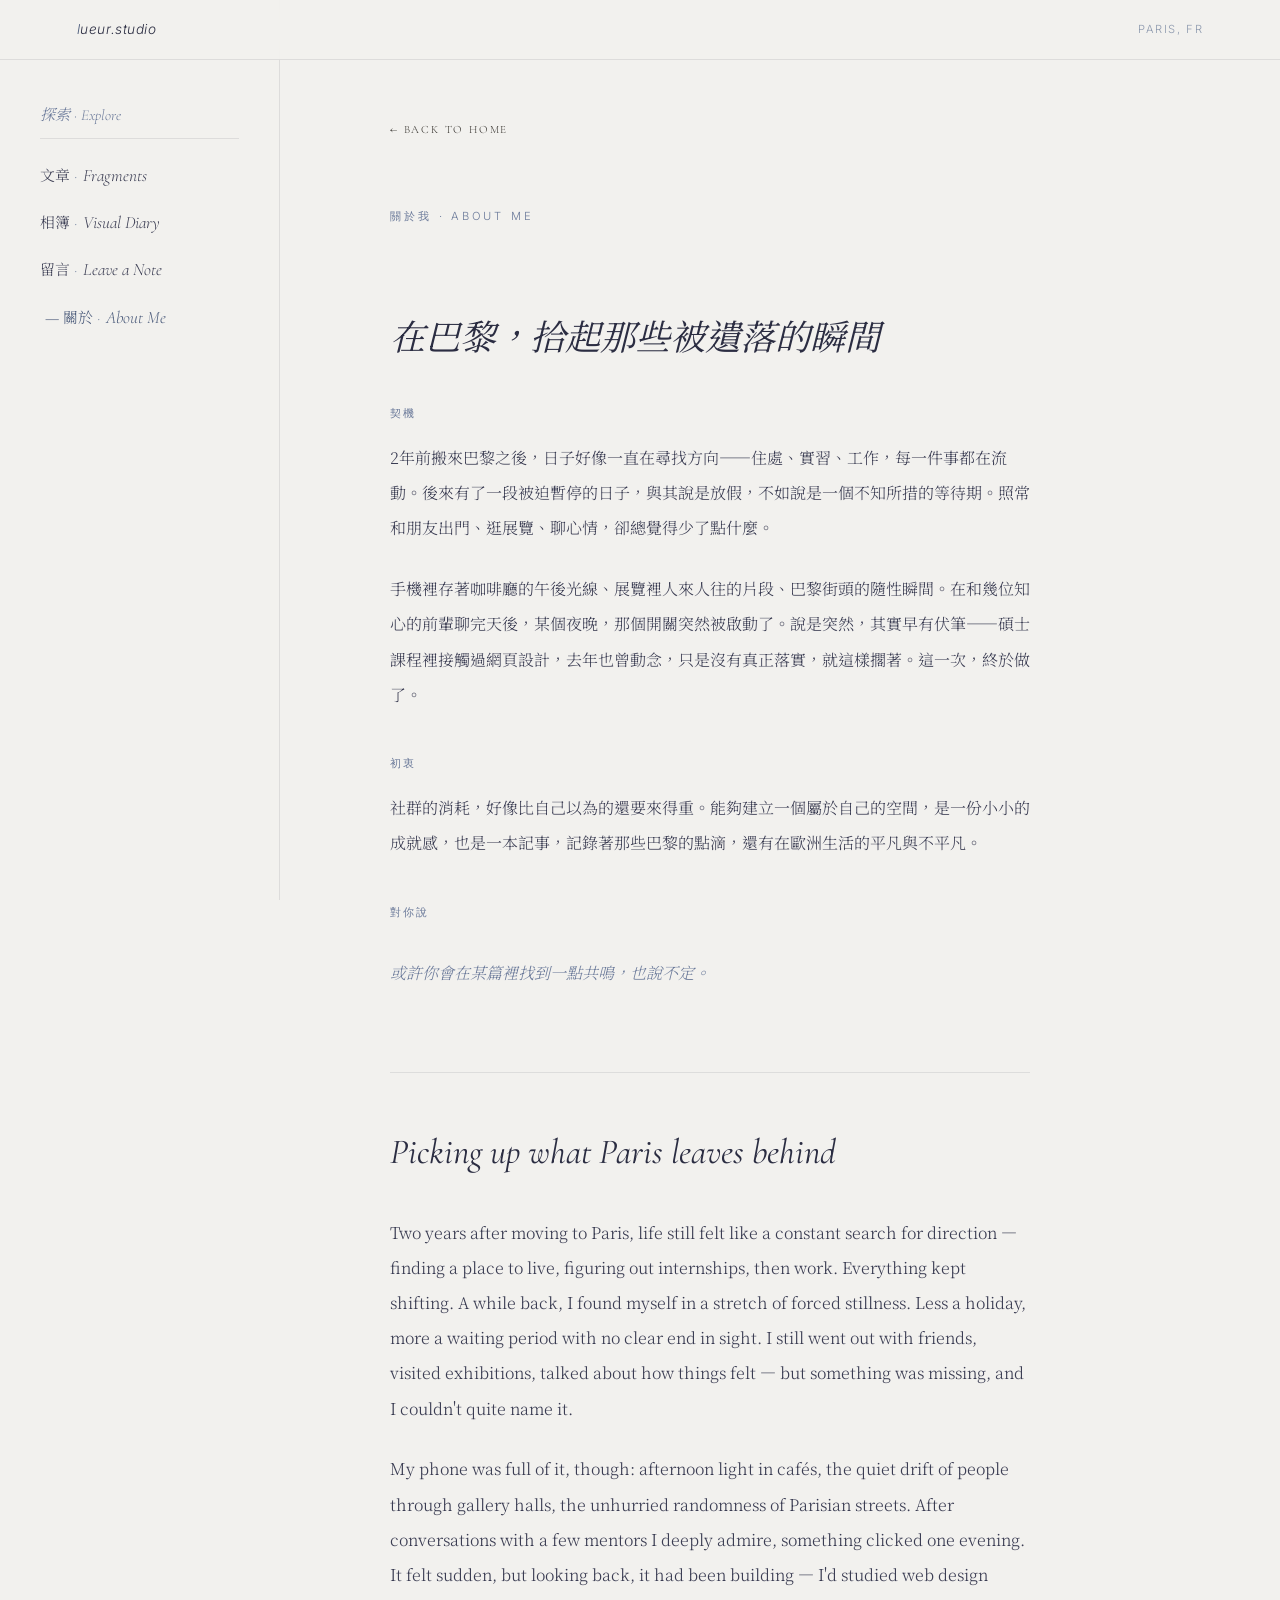
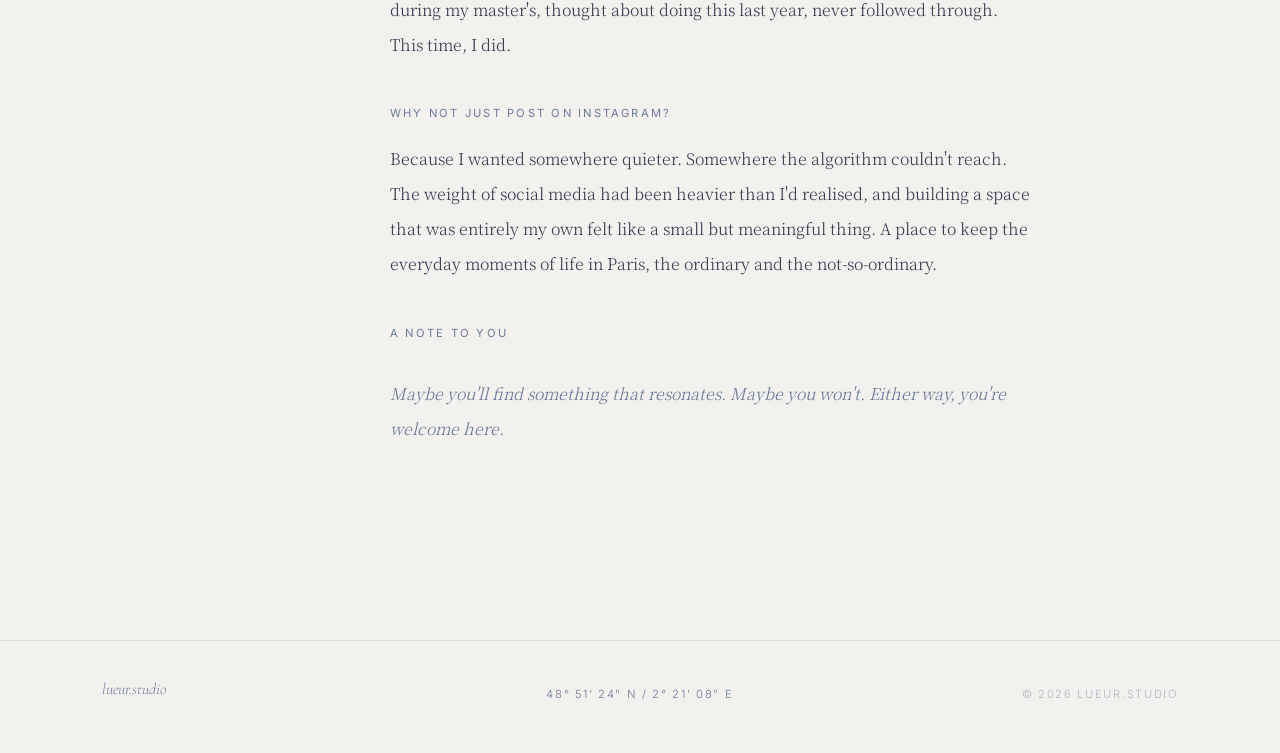
<file: about.html>
<!DOCTYPE html>
<html lang="zh-TW">
<head>
  <meta charset="UTF-8">
  <meta name="viewport" content="width=device-width, initial-scale=1">
  <title>About Me — lueur.studio</title>

  <meta name="description" content="一個搬來巴黎的台灣人，為什麼開始記錄巴黎的日常。">
  <link rel="canonical" href="https://lueur-studio-lab.github.io/ay/about.html">
  <meta property="og:type" content="website">
  <meta property="og:site_name" content="lueur.studio">
  <meta property="og:locale" content="zh_TW">
  <meta property="og:title" content="關於我 · About Me — lueur.studio">
  <meta property="og:description" content="一個搬來巴黎的台灣人，為什麼開始記錄巴黎的日常。">
  <meta property="og:url" content="https://lueur-studio-lab.github.io/ay/about.html">
  <meta property="og:image" content="https://lueur-studio-lab.github.io/ay/images/palaisroyal02.webp">
  <meta name="twitter:card" content="summary_large_image">
  <script async src="https://www.googletagmanager.com/gtag/js?id=G-SZRMZ00SD1"></script>
  <script>
    window.dataLayer = window.dataLayer || [];
    function gtag(){dataLayer.push(arguments);}
    gtag('js', new Date());
    gtag('config', 'G-SZRMZ00SD1');
  </script>
  <style>
    *,*::before,*::after{box-sizing:border-box;margin:0;padding:0}
    :root{
      --bg:#f2f1ee;--ink:#2b2d42;--ink2:#3a3c52;
      --muted:#8d99ae;--blue:#4a5a7a;--blue-mid:#6b7a9a;
      --border:rgba(43,45,66,.1);
      --serif:"Cormorant Garamond","Noto Serif TC",serif;
      --mono:"Inter",sans-serif;
    }
    html{scroll-behavior:smooth}
    body{background:var(--bg);color:var(--ink);font-family:var(--serif);font-size:16px;font-weight:300;line-height:2}
 
    /* NAV */
    nav{position:fixed;top:0;right:0;left:0;z-index:10;display:flex;align-items:center;justify-content:space-between;height:60px;padding:0 6vw;border-bottom:1px solid var(--border);background:rgba(242,241,238,.9);backdrop-filter:blur(12px)}
    .logo{color:var(--ink);font-family:var(--mono);font-size:.85rem;font-style:italic;letter-spacing:.04em;text-decoration:none}
    .logo span{color:var(--blue)}
    .nav-r{display:flex;gap:1.5rem;align-items:center}
    .nav-r a,.nav-r span{color:var(--muted);font-family:var(--mono);font-size:.6rem;letter-spacing:.14em;text-decoration:none;text-transform:uppercase}
 
    /* LAYOUT */
    .main-wrapper{display:flex;flex-direction:column}
    .sidebar{width:100%;padding:100px 2.5rem 3rem;border-right:1px solid var(--border)}
    .side-group h3{margin-bottom:1.2rem;padding-bottom:.5rem;border-bottom:1px solid var(--border);color:var(--blue-mid);font-family:var(--mono);font-size:.65rem;letter-spacing:.2em;text-transform:uppercase}
    .side-list{list-style:none}
    .side-list li{margin-bottom:.8rem}
    .side-list a{color:var(--ink2);font-family:var(--serif);font-size:.95rem;font-style:italic;text-decoration:none;transition:all .3s}
    .side-list a:hover,.side-list a.is-active{padding-left:5px;color:var(--blue)}
    .side-list a.is-active::before{content:"— "}
    main{flex-grow:1;min-width:0}
 
    /* ABOUT PAGE */
    .about-page{max-width:940px;margin:0 auto;padding:7rem 8% 7rem}
    .back-home{display:inline-block;margin-bottom:4rem;color:#34312c;font-family:var(--serif);font-size:.7rem;letter-spacing:.16em;text-decoration:none}
    .back-home:hover{opacity:.55}
    .page-label{display:block;margin-bottom:2rem;color:var(--blue-mid);font-family:var(--mono);font-size:.6rem;letter-spacing:.28em;text-transform:uppercase}
 
    /* LETTER STYLE */
    .letter-wrap{max-width:640px}
    .letter-block{padding:3.5rem 0}
    .letter-title{font-family:var(--serif);font-size:clamp(1.6rem,3vw,2.2rem);font-weight:400;font-style:italic;color:var(--ink);margin-bottom:2.5rem;line-height:1.3}
    .letter-block h3{font-family:var(--mono);font-size:.6rem;letter-spacing:.2em;text-transform:uppercase;color:var(--blue-mid);margin:2.5rem 0 1rem;font-weight:400}
    .letter-block p{font-family:"Noto Serif TC",serif;font-size:1rem;line-height:2.2;color:var(--ink2);margin-bottom:1.6rem;font-weight:300}
    .letter-sign{font-style:italic;color:var(--blue-mid) !important;margin-top:2rem !important}
    .letter-divider{border:none;border-top:1px solid var(--border);margin:0}
 
    /* FOOTER */
    footer{display:grid;grid-template-columns:1fr auto 1fr;gap:2rem;align-items:end;padding:2rem 8% 3rem;border-top:1px solid var(--border)}
    footer a,footer p{margin:0;color:var(--blue-mid);font-family:var(--mono);font-size:.55rem;letter-spacing:.15em;text-decoration:none;text-transform:uppercase}
    footer a{font-family:var(--serif);font-size:1rem;font-style:italic;letter-spacing:0;text-transform:none}
    footer p:nth-child(2){text-align:center}
    footer p:last-child{text-align:right;opacity:.5}
 
    /* RESPONSIVE */
    @media(min-width:1024px){
      .main-wrapper{flex-direction:row}
      .sidebar{position:sticky;top:0;width:280px;height:100vh;flex-shrink:0}
    }
    @media(max-width:768px){
      .about-page{padding:5rem 1.5rem 4rem}
      .nav-r{gap:.8rem}
      footer{display:flex;flex-direction:column;gap:.8rem;align-items:flex-start;padding:2rem 1.5rem 2.5rem}
      footer p:nth-child(2),footer p:last-child{text-align:left}
    }
  </style>
  <link rel="preconnect" href="https://fonts.googleapis.com">
  <link rel="preconnect" href="https://fonts.gstatic.com" crossorigin>
  <link rel="stylesheet" href="https://fonts.googleapis.com/css2?family=Cormorant+Garamond:ital,wght@0,300;0,400;0,500;1,300;1,400&family=Inter:wght@400&family=Noto+Serif+TC:wght@300;400;500&display=swap">
  <link rel="stylesheet" href="site.css">
  <script src="site.js" defer></script>
</head>
<body>
 
<nav>
  <a class="logo" href="index.html"><span>l</span>ueur.studio</a>
  <div class="nav-r">
    <span>Paris, FR</span>
    <button class="menu-toggle" type="button" aria-label="開啟選單" aria-expanded="false"><span class="bars"></span>MENU</button>
  </div>
</nav>
 
<div class="main-wrapper">
 
  <aside class="sidebar">
    <div class="side-group">
      <h3>探索 · Explore</h3>
      <ul class="side-list">
        <li><a href="journal.html"><span class="zh">文章</span><span class="dot">·</span>Fragments</a></li>
        <li><a href="gallery.html"><span class="zh">相簿</span><span class="dot">·</span>Visual Diary</a></li>
        <li><a href="comments.html"><span class="zh">留言</span><span class="dot">·</span>Leave a Note</a></li>
        <li><a class="is-active" href="about.html"><span class="zh">關於</span><span class="dot">·</span>About Me</a></li>
      </ul>
    </div>
  </aside>
 
  <main>
    <section class="about-page">
      <a class="back-home" href="index.html">← BACK TO HOME</a>
 
      <div class="about-intro">
        <span class="page-label">關於我 · ABOUT ME</span>
 
        <div class="letter-wrap">
 
          <!-- 中文版 -->
          <div class="letter-block">
            <h2 class="letter-title">在巴黎，拾起那些被遺落的瞬間</h2>
 
            <h3>契機</h3>
            <p>2年前搬來巴黎之後，日子好像一直在尋找方向——住處、實習、工作，每一件事都在流動。後來有了一段被迫暫停的日子，與其說是放假，不如說是一個不知所措的等待期。照常和朋友出門、逛展覽、聊心情，卻總覺得少了點什麼。</p>
            <p>手機裡存著咖啡廳的午後光線、展覽裡人來人往的片段、巴黎街頭的隨性瞬間。在和幾位知心的前輩聊完天後，某個夜晚，那個開關突然被啟動了。說是突然，其實早有伏筆——碩士課程裡接觸過網頁設計，去年也曾動念，只是沒有真正落實，就這樣擱著。這一次，終於做了。</p>
 
            <h3>初衷</h3>
            <p>社群的消耗，好像比自己以為的還要來得重。能夠建立一個屬於自己的空間，是一份小小的成就感，也是一本記事，記錄著那些巴黎的點滴，還有在歐洲生活的平凡與不平凡。</p>
 
            <h3>對你說</h3>
            <p class="letter-sign">或許你會在某篇裡找到一點共鳴，也說不定。</p>
          </div>
 
          <hr class="letter-divider">
 
          <!-- 英文版 -->
          <div class="letter-block">
            <h2 class="letter-title">Picking up what Paris leaves behind</h2>
 
            <p>Two years after moving to Paris, life still felt like a constant search for direction — finding a place to live, figuring out internships, then work. Everything kept shifting. A while back, I found myself in a stretch of forced stillness. Less a holiday, more a waiting period with no clear end in sight. I still went out with friends, visited exhibitions, talked about how things felt — but something was missing, and I couldn't quite name it.</p>
            <p>My phone was full of it, though: afternoon light in cafés, the quiet drift of people through gallery halls, the unhurried randomness of Parisian streets. After conversations with a few mentors I deeply admire, something clicked one evening. It felt sudden, but looking back, it had been building — I'd studied web design during my master's, thought about doing this last year, never followed through. This time, I did.</p>
 
            <h3>Why not just post on Instagram?</h3>
            <p>Because I wanted somewhere quieter. Somewhere the algorithm couldn't reach. The weight of social media had been heavier than I'd realised, and building a space that was entirely my own felt like a small but meaningful thing. A place to keep the everyday moments of life in Paris, the ordinary and the not-so-ordinary.</p>
 
            <h3>A note to you</h3>
            <p class="letter-sign">Maybe you'll find something that resonates. Maybe you won't. Either way, you're welcome here.</p>
          </div>
 
        </div>
      </div>
    </section>
  </main>
 
</div>
 
<footer>
  <a href="index.html">lueur.studio</a>
  <p>48° 51' 24" N / 2° 21' 08" E</p>
  <p>© 2026 lueur.studio</p>
</footer>
 
</body>
</html>
</file>
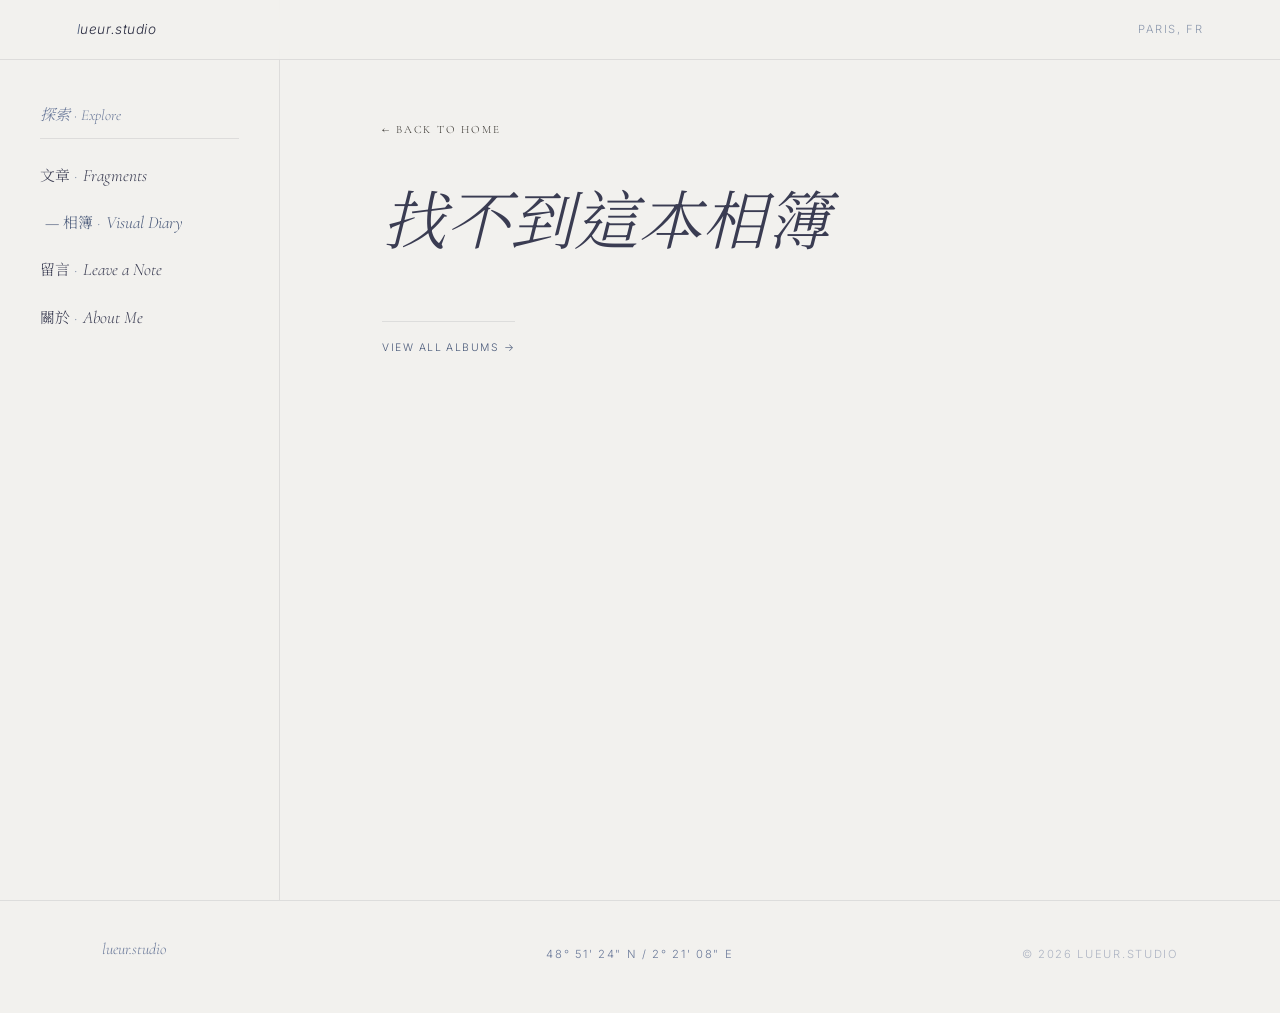
<file: album.html>
<!DOCTYPE html>
<html lang="zh-TW">
<head>
  <meta charset="UTF-8">
  <meta name="viewport" content="width=device-width, initial-scale=1">
  <title>Album — lueur.studio</title>

  <script async src="https://www.googletagmanager.com/gtag/js?id=G-SZRMZ00SD1"></script>
  <script>
    window.dataLayer = window.dataLayer || [];
    function gtag(){dataLayer.push(arguments);}
    gtag('js', new Date());
    gtag('config', 'G-SZRMZ00SD1');
  </script>

  <script src="data.js" defer></script>

  <style>
    *, *::before, *::after { box-sizing: border-box; margin: 0; padding: 0; }

    :root {
      --bg: #f2f1ee;
      --ink: #2b2d42;
      --ink2: #3a3c52;
      --muted: #8d99ae;
      --blue: #4a5a7a;
      --blue-mid: #6b7a9a;
      --border: rgba(43,45,66,.1);
      --serif: "Cormorant Garamond", "Noto Serif TC", serif;
      --mono: "Inter", sans-serif;
    }

    body {
      background: var(--bg);
      color: var(--ink);
      font-family: var(--serif);
      font-size: 16px;
      font-weight: 300;
      line-height: 2;
    }

    nav {
      position: fixed;
      top: 0;
      right: 0;
      left: 0;
      z-index: 10;
      display: flex;
      align-items: center;
      justify-content: space-between;
      height: 60px;
      padding: 0 6vw;
      border-bottom: 1px solid var(--border);
      background: rgba(242,241,238,.9);
      backdrop-filter: blur(12px);
    }

    .logo {
      color: var(--ink);
      font-family: var(--mono);
      font-size: .85rem;
      font-style: italic;
      letter-spacing: .04em;
      text-decoration: none;
    }

    .logo span { color: var(--blue); }

    .nav-r {
      display: flex;
      gap: 1.5rem;
      align-items: center;
    }

    .nav-r a,
    .nav-r span {
      color: var(--muted);
      font-family: var(--mono);
      font-size: .6rem;
      letter-spacing: .14em;
      text-decoration: none;
      text-transform: uppercase;
    }

    .main-wrapper {
      display: flex;
      flex-direction: column;
    }

    .sidebar {
      width: 100%;
      padding: 100px 2.5rem 3rem;
      border-right: 1px solid var(--border);
    }

    .side-group h3 {
      margin-bottom: 1.2rem;
      padding-bottom: .5rem;
      border-bottom: 1px solid var(--border);
      color: var(--blue-mid);
      font-family: var(--mono);
      font-size: .65rem;
      letter-spacing: .2em;
      text-transform: uppercase;
    }

    .side-list { list-style: none; }
    .side-list li { margin-bottom: .8rem; }

    .side-list a {
      color: var(--ink2);
      font-family: var(--serif);
      font-size: .95rem;
      font-style: italic;
      text-decoration: none;
    }

    .side-list a:hover,
    .side-list a.is-active {
      padding-left: 5px;
      color: var(--blue);
    }

    .side-list a.is-active::before {
      content: "— ";
    }

    main {
      flex-grow: 1;
      min-width: 0;
      padding: 7rem 8% 6rem;
    }

    .album-page {
      max-width: 1100px;
      margin: 0 auto;
    }

    .back-home {
      display: inline-block;
      margin-bottom: 3rem;
      color: #34312c;
      font-family: var(--serif);
      font-size: .7rem;
      letter-spacing: .16em;
      text-decoration: none;
    }

    .back-home:hover { opacity: .55; }

    .page-label {
      display: block;
      margin-bottom: 1rem;
      color: var(--blue-mid);
      font-family: var(--mono);
      font-size: .6rem;
      letter-spacing: .28em;
      text-transform: uppercase;
    }

    h1 {
      margin-bottom: .8rem;
      color: var(--ink2);
      font-size: clamp(2.5rem, 5vw, 4.4rem);
      font-style: italic;
      font-weight: 300;
      line-height: 1.1;
    }

    .album-count {
      margin-bottom: 3rem;
      color: var(--muted);
      font-family: var(--mono);
      font-size: .6rem;
      letter-spacing: .16em;
      text-transform: uppercase;
    }

    /* 流動相簿：左右露出鄰近照片，越接近中間越大越亮 */
    .photo-stage { position: relative; }

    .photo-track {
      display: flex;
      overflow-x: auto;
      padding: 0 12%;
      scroll-padding: 0 12%;
      scroll-snap-type: x mandatory;
      -webkit-overflow-scrolling: touch;
      scrollbar-width: none;
      outline: none;
    }

    .photo-track::-webkit-scrollbar { display: none; }

    .photo-slide {
      flex: 0 0 76%;
      display: flex;
      align-items: center;
      justify-content: center;
      height: min(70vh, 720px);
      margin: 0;
      padding: 0 1.1rem;
      scroll-snap-align: center;
      transform: scale(var(--s, 1));
      opacity: var(--o, 1);
      will-change: transform, opacity;
    }

    .photo-slide img {
      display: block;
      max-width: 100%;
      max-height: min(70vh, 720px);
      object-fit: contain;
      box-shadow: 0 18px 44px rgba(43,45,66,.16);
    }

    .photo-button {
      position: absolute;
      top: 50%;
      z-index: 2;
      display: flex;
      align-items: center;
      justify-content: center;
      width: 48px;
      height: 48px;
      border: 1px solid var(--border);
      border-radius: 50%;
      background: rgba(242,241,238,.92);
      color: var(--ink);
      cursor: pointer;
      font-size: 2rem;
      line-height: 1;
      transform: translateY(-50%);
      transition: background .2s ease, color .2s ease;
    }

    .photo-button:hover {
      background: var(--ink);
      color: var(--bg);
    }

    .photo-button:disabled {
      display: none;
    }

    .photo-button.prev { left: 1.25rem; }
    .photo-button.next { right: 1.25rem; }

    .photo-caption {
      min-height: 3rem;
      margin-top: 1rem;
      color: var(--ink2);
      font-family: "Noto Serif TC", serif;
      font-size: .92rem;
      font-style: italic;
      text-align: center;
    }

    .photo-index {
      margin-top: .4rem;
      color: var(--muted);
      font-family: var(--mono);
      font-size: .58rem;
      letter-spacing: .16em;
      text-align: center;
      text-transform: uppercase;
    }

    .all-albums {
      display: inline-block;
      margin-top: 3rem;
      padding-top: 1rem;
      border-top: 1px solid var(--border);
      color: var(--blue);
      font-family: var(--mono);
      font-size: .65rem;
      letter-spacing: .14em;
      text-decoration: none;
    }

    footer {
      display: grid;
      grid-template-columns: 1fr auto 1fr;
      gap: 2rem;
      align-items: end;
      padding: 2rem 8% 3rem;
      border-top: 1px solid var(--border);
    }

    footer a,
    footer p {
      margin: 0;
      color: var(--blue-mid);
      font-family: var(--mono);
      font-size: .55rem;
      letter-spacing: .15em;
      text-decoration: none;
      text-transform: uppercase;
    }

    footer a {
      font-family: var(--serif);
      font-size: 1rem;
      font-style: italic;
      letter-spacing: 0;
      text-transform: none;
    }

    footer p:nth-child(2) { text-align: center; }
    footer p:last-child { text-align: right; opacity: .5; }

    @media (min-width: 1024px) {
      .main-wrapper { flex-direction: row; }

      .sidebar {
        position: sticky;
        top: 0;
        width: 280px;
        height: 100vh;
        flex-shrink: 0;
      }
    }

    @media (max-width: 768px) {
      .nav-r { gap: .8rem; }

      main { padding: 5rem 1.5rem 4rem; }

      .photo-track { padding: 0 8%; scroll-padding: 0 8%; }
      .photo-slide { flex-basis: 84%; height: 58vh; padding: 0 .45rem; }
      .photo-slide img { max-height: 58vh; }

      .photo-button { display: none !important; }

      footer {
        display: flex;
        flex-direction: column;
        gap: .8rem;
        align-items: flex-start;
        padding: 2rem 1.5rem 2.5rem;
      }

      footer p:nth-child(2),
      footer p:last-child {
        text-align: left;
      }
    }
  </style>
  <link rel="preconnect" href="https://fonts.googleapis.com">
  <link rel="preconnect" href="https://fonts.gstatic.com" crossorigin>
  <link rel="stylesheet" href="https://fonts.googleapis.com/css2?family=Cormorant+Garamond:ital,wght@0,300;0,400;0,500;1,300;1,400&family=Inter:wght@400&family=Noto+Serif+TC:wght@300;400;500&display=swap">
  <link rel="stylesheet" href="site.css">
  <script src="site.js" defer></script>
</head>

<body>
  <nav>
    <a class="logo" href="index.html"><span>l</span>ueur.studio</a>

    <div class="nav-r">
      <span>Paris, FR</span>
    <button class="menu-toggle" type="button" aria-label="開啟選單" aria-expanded="false"><span class="bars"></span>MENU</button>
    </div>
  </nav>

  <div class="main-wrapper">
    <aside class="sidebar">
      <div class="side-group">
        <h3>探索 · Explore</h3>

        <ul class="side-list">
          <li><a href="journal.html"><span class="zh">文章</span><span class="dot">·</span>Fragments</a></li>
          <li><a class="is-active" href="gallery.html"><span class="zh">相簿</span><span class="dot">·</span>Visual Diary</a></li>
          <li><a href="comments.html"><span class="zh">留言</span><span class="dot">·</span>Leave a Note</a></li>
          <li><a href="about.html"><span class="zh">關於</span><span class="dot">·</span>About Me</a></li>
        </ul>
      </div>
    </aside>

    <main>
      <section class="album-page" id="albumPage"></section>
    </main>
  </div>

  <footer>
    <a href="index.html">lueur.studio</a>
    <p>48° 51' 24" N / 2° 21' 08" E</p>
    <p>© 2026 lueur.studio</p>
  </footer>

  <script>
    let currentAlbum;
    let currentIndex = 0;

    function imagePath(image) {
      return image.startsWith("http") || image.startsWith("images/")
        ? image
        : "images/" + image;
    }

    function escHtml(s) {
      return String(s).replace(/&/g, "&amp;").replace(/</g, "&lt;").replace(/"/g, "&quot;");
    }

    // 更新說明文字與頁碼
    function updateCaption() {
      const photo = currentAlbum.photos[currentIndex];
      document.getElementById("photoCaption").textContent = photo.desc || "";
      document.getElementById("photoIndex").textContent = `${currentIndex + 1} / ${currentAlbum.photos.length}`;
    }

    // 流動效果：依照片離中間多遠，連續調整大小與亮度
    function flow() {
      const track = document.getElementById("photoTrack");
      const mid = track.scrollLeft + track.clientWidth / 2;
      let nearest = 0, best = Infinity;
      track.querySelectorAll(".photo-slide").forEach((s, i) => {
        const dist = Math.abs(s.offsetLeft + s.offsetWidth / 2 - mid);
        const d = Math.min(1, dist / s.offsetWidth);
        s.style.setProperty("--s", (1 - d * 0.1).toFixed(3));
        s.style.setProperty("--o", (1 - d * 0.6).toFixed(3));
        if (dist < best) { best = dist; nearest = i; }
      });
      if (nearest !== currentIndex) {
        currentIndex = nearest;
        updateCaption();
      }
    }

    function showPhoto(index, smooth) {
      const track = document.getElementById("photoTrack");
      const slide = track.children[index];
      if (!slide) return;
      track.scrollTo({
        left: slide.offsetLeft + slide.offsetWidth / 2 - track.clientWidth / 2,
        behavior: smooth ? "smooth" : "auto"
      });
    }

    function renderAlbum() {
      const container = document.getElementById("albumPage");
      const id = new URLSearchParams(window.location.search).get("id");

      if (typeof ALBUMS === "undefined" || !id) {
        container.innerHTML = `
          <a class="back-home" href="index.html">← BACK TO HOME</a>
          <h1>找不到這本相簿</h1>
          <a class="all-albums" href="gallery.html">VIEW ALL ALBUMS →</a>
        `;
        return;
      }

      currentAlbum = ALBUMS.find(album => album.id === id);

      if (!currentAlbum || !Array.isArray(currentAlbum.photos) || !currentAlbum.photos.length) {
        container.innerHTML = `
          <a class="back-home" href="index.html">← BACK TO HOME</a>
          <h1>找不到這本相簿</h1>
          <a class="all-albums" href="gallery.html">VIEW ALL ALBUMS →</a>
        `;
        return;
      }

      document.title = `${currentAlbum.title} — lueur.studio`;

      const multi = currentAlbum.photos.length > 1;
      const slides = currentAlbum.photos.map(photo => `
          <figure class="photo-slide">
            <img src="${escHtml(imagePath(photo.img))}" alt="${escHtml(photo.desc || currentAlbum.title)}" decoding="async">
          </figure>`).join("");

      container.innerHTML = `
        <a class="back-home" href="index.html">← BACK TO HOME</a>

        <span class="page-label">影像紀錄 · VISUAL DIARY</span>
        <h1>${currentAlbum.title}</h1>
        <p class="album-count">${currentAlbum.photos.length} photographs</p>

        <div class="photo-stage">
          <button id="prevPhoto" class="photo-button prev" type="button" aria-label="上一張照片" ${multi ? "" : "disabled"}>‹</button>
          <div class="photo-track" id="photoTrack" tabindex="0" aria-label="相簿照片，可左右滑動">${slides}</div>
          <button id="nextPhoto" class="photo-button next" type="button" aria-label="下一張照片" ${multi ? "" : "disabled"}>›</button>
        </div>

        <p class="photo-caption" id="photoCaption"></p>
        <p class="photo-index" id="photoIndex"></p>

        <a class="all-albums" href="gallery.html">VIEW ALL ALBUMS →</a>
      `;

      document.getElementById("prevPhoto").addEventListener("click", () => {
        const previous = currentIndex === 0
          ? currentAlbum.photos.length - 1
          : currentIndex - 1;

        showPhoto(previous, true);
      });

      document.getElementById("nextPhoto").addEventListener("click", () => {
        const next = currentIndex === currentAlbum.photos.length - 1
          ? 0
          : currentIndex + 1;

        showPhoto(next, true);
      });

      document.addEventListener("keydown", event => {
        if (event.key === "ArrowLeft") {
          document.getElementById("prevPhoto").click();
        }

        if (event.key === "ArrowRight") {
          document.getElementById("nextPhoto").click();
        }
      });

      const track = document.getElementById("photoTrack");
      let raf = null;
      track.addEventListener("scroll", () => {
        if (raf) return;
        raf = requestAnimationFrame(() => { raf = null; flow(); });
      }, { passive: true });
      window.addEventListener("resize", flow);

      currentIndex = 0;
      updateCaption();
      flow();
    }

    document.addEventListener("DOMContentLoaded", renderAlbum);
  </script>
</body>
</html>
</file>
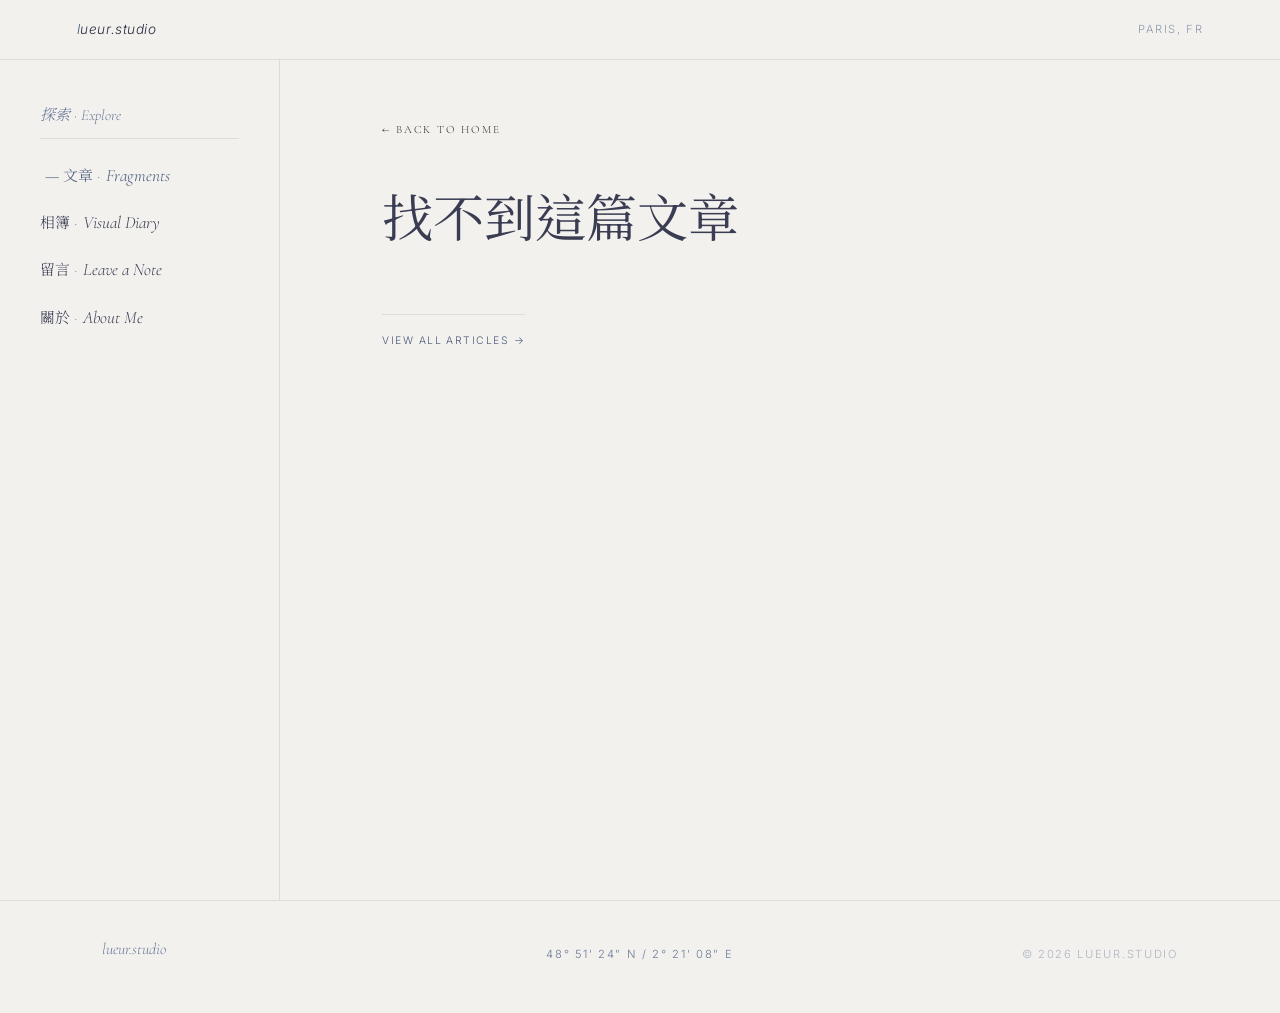
<file: article.html>
<!DOCTYPE html>
<html lang="zh-TW">
<head>
  <meta charset="UTF-8">
  <meta name="viewport" content="width=device-width, initial-scale=1">
  <title>文章 — lueur.studio</title>
  <!-- 舊網址 article.html?id=… 會自動轉到 posts/<slug>.html。真正的文章頁版面在 tools/post-template.html -->
  <meta name="robots" content="noindex">

  <script src="data.js" defer></script>

  <style>
    *, *::before, *::after { box-sizing: border-box; margin: 0; padding: 0; }

    :root {
      --bg: #f2f1ee;
      --ink: #2b2d42;
      --ink2: #3a3c52;
      --muted: #8d99ae;
      --blue: #4a5a7a;
      --blue-mid: #6b7a9a;
      --border: rgba(43,45,66,.1);
      --serif: "Cormorant Garamond", "Noto Serif TC", serif;
      --mono: "Inter", sans-serif;
    }

    body {
      background: var(--bg);
      color: var(--ink);
      font-family: var(--serif);
      font-size: 16px;
      font-weight: 300;
      line-height: 2;
    }

    nav {
      position: fixed;
      top: 0;
      right: 0;
      left: 0;
      z-index: 10;
      display: flex;
      align-items: center;
      justify-content: space-between;
      height: 60px;
      padding: 0 6vw;
      border-bottom: 1px solid var(--border);
      background: rgba(242,241,238,.9);
      backdrop-filter: blur(12px);
    }

    .logo {
      color: var(--ink);
      font-family: var(--mono);
      font-size: .85rem;
      font-style: italic;
      letter-spacing: .04em;
      text-decoration: none;
    }

    .logo span { color: var(--blue); }

    .nav-r {
      display: flex;
      gap: 1.5rem;
      align-items: center;
    }

    .nav-r a,
    .nav-r span {
      color: var(--muted);
      font-family: var(--mono);
      font-size: .6rem;
      letter-spacing: .14em;
      text-decoration: none;
      text-transform: uppercase;
    }

    .main-wrapper {
      display: flex;
      flex-direction: column;
    }

    .sidebar {
      width: 100%;
      padding: 100px 2.5rem 3rem;
      border-right: 1px solid var(--border);
    }

    .side-group h3 {
      margin-bottom: 1.2rem;
      padding-bottom: .5rem;
      border-bottom: 1px solid var(--border);
      color: var(--blue-mid);
      font-family: var(--serif);
      font-size: .95rem;
      font-style: italic;
      font-weight: 300;
      letter-spacing: 0;
      text-transform: none;
    }

    .side-list { list-style: none; }
    .side-list li { margin-bottom: .8rem; }

    .side-list a {
      color: var(--ink2);
      font-family: var(--serif);
      font-size: .95rem;
      font-style: italic;
      text-decoration: none;
    }

    .side-list a:hover,
    .side-list a.is-active {
      padding-left: 5px;
      color: var(--blue);
    }

    .side-list a.is-active::before {
      content: "— ";
    }

    main {
      flex-grow: 1;
      min-width: 0;
      padding: 7rem 8% 6rem;
    }

    .article {
      max-width: 800px;
      margin: 0 auto;
    }

    .back-home {
      display: inline-block;
      margin-bottom: 3rem;
      color: #34312c;
      font-family: var(--serif);
      font-size: .7rem;
      font-style: normal;
      letter-spacing: .16em;
      text-decoration: none;
    }

    .back-home:hover { opacity: .55; }

    .article-category {
      display: block;
      margin-bottom: 1rem;
      color: var(--blue-mid);
      font-family: var(--mono);
      font-size: .6rem;
      letter-spacing: .24em;
      text-transform: uppercase;
    }

    h1 {
      margin-bottom: .8rem;
      color: var(--ink2);
      font-size: clamp(2.3rem, 4vw, 4rem);
      font-weight: 400;
      line-height: 1.25;
    }

    .article-date {
      margin-bottom: 3rem;
      color: var(--muted);
      font-family: "Noto Serif TC", serif;
      font-size: .8rem;
      font-style: italic;
    }

    .article-cover {
      position: relative;
      margin: 0 0 3rem;
    }

    .article-cover img {
      display: block;
      width: 100%;
      max-height: 620px;
      object-fit: cover;
    }

    .watermark {
      position: absolute;
      right: 1rem;
      bottom: 1rem;
      color: rgba(255,255,255,.8);
      font-family: var(--mono);
      font-size: .55rem;
      letter-spacing: .12em;
      text-shadow: 0 1px 3px rgba(0,0,0,.5);
    }

    .article-body {
      color: var(--ink2);
      font-family: "Noto Serif TC", serif;
      font-size: .98rem;
      line-height: 2.2;
    }

    .article-body p,
    .article-body div {
      margin-bottom: 2rem;
    }

    .article-body img {
      display: block;
      width: auto;
      max-width: 100%;
      height: auto;
      margin: 2.5rem auto;
    }

    .article-body figure {
      margin: 2.5rem auto;
    }

    .article-body figcaption {
      margin-top: .5rem;
      color: var(--muted);
      font-size: .75rem;
      text-align: right;
    }

    /* ── 留言區 ── */
    .comment-section {
      max-width: 560px;
      margin-top: 5rem;
      padding-top: 3rem;
      border-top: 1px solid var(--border);
    }

    .comment-label {
      display: block;
      margin-bottom: .5rem;
      color: var(--blue-mid);
      font-family: var(--mono);
      font-size: .6rem;
      letter-spacing: .24em;
      text-transform: uppercase;
    }

    .comment-intro {
      margin-bottom: 2rem;
      color: var(--muted);
      font-family: "Noto Serif TC", serif;
      font-size: .9rem;
    }

    .comment-form {
      display: flex;
      flex-direction: column;
      gap: 1.6rem;
    }

    .comment-form input,
    .comment-form textarea {
      width: 100%;
      padding: .6rem 0;
      border: none;
      border-bottom: 1px solid var(--border);
      border-radius: 0;
      background: transparent;
      color: var(--ink);
      font-family: "Noto Serif TC", serif;
      font-size: .95rem;
      font-weight: 300;
      outline: none;
      transition: border-color .3s;
    }

    .comment-form textarea {
      resize: none;
      line-height: 1.8;
    }

    .comment-form input::placeholder,
    .comment-form textarea::placeholder {
      color: var(--muted);
      opacity: .7;
    }

    .comment-form input:focus,
    .comment-form textarea:focus {
      border-bottom-color: var(--blue);
    }

    .comment-form button {
      align-self: flex-start;
      padding: .7rem 2.2rem;
      border: none;
      background: var(--blue);
      color: var(--bg);
      font-family: var(--mono);
      font-size: .6rem;
      letter-spacing: .18em;
      text-transform: uppercase;
      cursor: pointer;
      transition: background .25s;
    }

    .comment-form button:hover { background: var(--blue-mid); }
    .comment-form button:focus-visible { outline: 2px solid var(--blue); outline-offset: 3px; }
    .comment-form button:disabled { opacity: .5; cursor: default; }

    .comment-ok,
    .comment-error {
      display: none;
      margin: 0;
      font-family: "Noto Serif TC", serif;
      font-size: .9rem;
    }

    .comment-ok {
      padding: 1rem 1.5rem;
      border-left: 2px solid var(--blue);
      color: var(--ink2);
      font-style: italic;
    }

    .comment-error { color: #a05050; }

    .all-articles {
      display: inline-block;
      margin-top: 3rem;
      padding-top: 1rem;
      border-top: 1px solid var(--border);
      color: var(--blue);
      font-family: var(--mono);
      font-size: .65rem;
      letter-spacing: .14em;
      text-decoration: none;
    }

    /* ── 下一篇 ── */
    .read-next {
      display: block;
      margin-top: 4rem;
      padding: 2rem 0;
      border-top: 1px solid var(--border);
      border-bottom: 1px solid var(--border);
      color: inherit;
      text-decoration: none;
      transition: opacity .25s ease;
    }

    .read-next:hover { opacity: .65; }
    .read-next:focus-visible { outline: 2px solid var(--blue); outline-offset: 4px; }

    .read-next-label {
      display: block;
      margin-bottom: .6rem;
      color: #34312c;
      font-family: var(--serif);
      font-size: .7rem;
      font-style: normal;
      letter-spacing: .16em;
    }

    .read-next-title {
      display: block;
      color: var(--ink2);
      font-size: 1.2rem;
      font-weight: 400;
      line-height: 1.6;
    }

    /* ── 回到頂部箭頭 ── */
    .to-top {
      position: fixed;
      right: 30px;
      bottom: 30px;
      z-index: 20;
      display: flex;
      align-items: center;
      justify-content: center;
      width: 40px;
      height: 40px;
      border: 1px solid var(--border);
      border-radius: 50%;
      background: var(--bg);
      color: var(--blue-mid);
      font-size: 18px;
      line-height: 1;
      cursor: pointer;
      opacity: 0;
      pointer-events: none;
      transition: opacity .3s ease, color .2s ease;
    }

    .to-top.is-visible {
      opacity: 1;
      pointer-events: auto;
    }

    .to-top:hover { color: var(--ink); }
    .to-top:focus-visible { outline: 2px solid var(--blue); outline-offset: 3px; }

    footer {
      display: grid;
      grid-template-columns: 1fr auto 1fr;
      gap: 2rem;
      align-items: end;
      padding: 2rem 8% 3rem;
      border-top: 1px solid var(--border);
    }

    footer a,
    footer p {
      margin: 0;
      color: var(--blue-mid);
      font-family: var(--mono);
      font-size: .55rem;
      letter-spacing: .15em;
      text-decoration: none;
      text-transform: uppercase;
    }

    footer a {
      font-family: var(--serif);
      font-size: 1rem;
      font-style: italic;
      letter-spacing: 0;
      text-transform: none;
    }

    footer p:nth-child(2) { text-align: center; }
    footer p:last-child { text-align: right; opacity: .5; }

    @media (min-width: 1024px) {
      .main-wrapper { flex-direction: row; }

      .sidebar {
        position: sticky;
        top: 0;
        width: 280px;
        height: 100vh;
        flex-shrink: 0;
      }
    }

    @media (max-width: 768px) {
      .nav-r { gap: .8rem; }

      main { padding: 5rem 1.5rem 4rem; }

      .to-top { right: 20px; bottom: 20px; }

      .article-body {
        font-size: .94rem;
        line-height: 2.1;
      }

      footer {
        display: flex;
        flex-direction: column;
        gap: .8rem;
        align-items: flex-start;
        padding: 2rem 1.5rem 2.5rem;
      }

      footer p:nth-child(2),
      footer p:last-child {
        text-align: left;
      }
    }
  </style>
  <link rel="preconnect" href="https://fonts.googleapis.com">
  <link rel="preconnect" href="https://fonts.gstatic.com" crossorigin>
  <link rel="stylesheet" href="https://fonts.googleapis.com/css2?family=Cormorant+Garamond:ital,wght@0,300;0,400;0,500;1,300;1,400&family=Inter:wght@400&family=Noto+Serif+TC:wght@300;400;500&display=swap">
  <link rel="stylesheet" href="site.css">
  <script src="site.js" defer></script>
</head>

<body>
  <nav>
    <a class="logo" href="index.html"><span>l</span>ueur.studio</a>

    <div class="nav-r">
      <span>Paris, FR</span>
    <button class="menu-toggle" type="button" aria-label="開啟選單" aria-expanded="false"><span class="bars"></span>MENU</button>
    </div>
  </nav>

  <div class="main-wrapper">
    <aside class="sidebar">
      <div class="side-group">
        <h3>探索 · Explore</h3>

        <ul class="side-list">
          <li><a class="is-active" href="journal.html"><span class="zh">文章</span><span class="dot">·</span>Fragments</a></li>
          <li><a href="gallery.html"><span class="zh">相簿</span><span class="dot">·</span>Visual Diary</a></li>
          <li><a href="comments.html"><span class="zh">留言</span><span class="dot">·</span>Leave a Note</a></li>
          <li><a href="about.html"><span class="zh">關於</span><span class="dot">·</span>About Me</a></li>
        </ul>
      </div>
    </aside>

    <main>
      <article class="article" id="article"></article>
    </main>
  </div>

  <footer>
    <a href="index.html">lueur.studio</a>
    <p>48° 51' 24" N / 2° 21' 08" E</p>
    <p>© 2026 lueur.studio</p>
  </footer>

  <button type="button" class="to-top" id="toTop" aria-label="回到頂部">↑</button>

  <script>
    // Google 表單設定：留言會存進你的 Google 試算表
    const FORM_URL      = "https://docs.google.com/forms/d/e/1FAIpQLSdxMO7JvuMLH4gJhOq0XfegeMHNNml34gbVgt1zp7Bspgsd8w/formResponse";
    const ENTRY_NAME    = "entry.450055053";
    const ENTRY_MESSAGE = "entry.1563429280";
    const ENTRY_EMAIL   = "entry.1796219169";

    let currentTitle = "";

    function imagePath(image) {
      return image.startsWith("http") || image.startsWith("images/")
        ? image
        : "images/" + image;
    }

    function renderArticle() {
      const container = document.getElementById("article");
      const id = new URLSearchParams(window.location.search).get("id");

      if (typeof POSTS === "undefined" || !id) {
        container.innerHTML = `
          <a class="back-home" href="index.html">← BACK TO HOME</a>
          <h1>找不到這篇文章</h1>
          <a class="all-articles" href="journal.html">VIEW ALL ARTICLES →</a>
        `;
        return;
      }

      // 已經搬到 About 頁的文章
      if (id === "intro-paris") {
        window.location.replace("about.html");
        return;
      }

      const post = POSTS.find(item => item.id === id);

      if (!post) {
        container.innerHTML = `
          <a class="back-home" href="index.html">← BACK TO HOME</a>
          <h1>找不到這篇文章</h1>
          <a class="all-articles" href="journal.html">VIEW ALL ARTICLES →</a>
        `;
        return;
      }

      // 轉到這篇文章的正式網址（posts/<slug>.html）
      window.location.replace("posts/" + encodeURIComponent(post.slug || post.id) + ".html");
      return;

      // 下一篇：順序跟「日常」頁相同（新的在前）。讀到最舊的一篇，會接回最新的一篇
      const ordered = [...POSTS].reverse();
      const pos = ordered.findIndex(item => item.id === id);
      const next = ordered.length > 1 ? ordered[(pos + 1) % ordered.length] : null;
      document.title = `${post.title} — lueur.studio`;

      container.innerHTML = `
        <a class="back-home" href="index.html">← BACK TO HOME</a>

        <span class="article-category">${post.cat}</span>
        <h1>${post.title}</h1>
        <p class="article-date">— PUBLISHED ON ${post.date}</p>

        <figure class="article-cover">
          <img src="${imagePath(post.img)}" alt="${post.title}">
          <span class="watermark">© lueur.studio</span>
        </figure>

        <div class="article-body">${post.content}</div>

        <section class="comment-section">
          <span class="comment-label">留言 · Leave a note</span>
          <p class="comment-intro">讀完有什麼想說的，都可以留在這裡。</p>

          <form class="comment-form" onsubmit="submitComment(event)">
            <input id="commentName" type="text" placeholder="名字（選填）" aria-label="名字">
            <textarea id="commentMessage" rows="4" placeholder="想說什麼都可以…" aria-label="留言內容" required></textarea>
            <input id="commentEmail" type="email" placeholder="Email（選填，方便我回覆你）" aria-label="Email">
            <button type="submit">送出留言</button>
            <p class="comment-ok" id="commentOk" role="status">謝謝你的留言，我收到了 ✦</p>
            <p class="comment-error" id="commentError" role="alert">送出失敗，請檢查網路後再試一次。</p>
          </form>
        </section>

        ${next ? `
          <a class="read-next" href="article.html?id=${encodeURIComponent(next.id)}">
            <span class="read-next-label">READ NEXT →</span>
            <span class="read-next-title">${next.title}</span>
          </a>
        ` : ''}
      `;
    }

    function submitComment(event) {
      event.preventDefault();

      const form = event.target;
      const messageEl = document.getElementById("commentMessage");
      const message = messageEl.value.trim();
      const button = form.querySelector("button");
      const ok = document.getElementById("commentOk");
      const error = document.getElementById("commentError");

      if (!message) {
        messageEl.focus();
        return;
      }

      ok.style.display = "none";
      error.style.display = "none";
      button.disabled = true;

      const body = new URLSearchParams();
      body.append(ENTRY_NAME, document.getElementById("commentName").value.trim());
      // 留言前面自動加上文章標題，在試算表裡就知道是哪一篇
      body.append(ENTRY_MESSAGE, `【${currentTitle}】\n${message}`);
      body.append(ENTRY_EMAIL, document.getElementById("commentEmail").value.trim());

      fetch(FORM_URL, {
        method: "POST",
        mode: "no-cors",
        headers: { "Content-Type": "application/x-www-form-urlencoded" },
        body: body.toString()
      })
        .then(() => {
          form.reset();
          ok.style.display = "block";
        })
        .catch(() => {
          error.style.display = "block";
        })
        .finally(() => {
          button.disabled = false;
        });
    }

    // 回到頂部箭頭：往下滑超過 400px 才出現
    const toTop = document.getElementById("toTop");

    window.addEventListener("scroll", () => {
      toTop.classList.toggle("is-visible", window.scrollY > 400);
    }, { passive: true });

    toTop.addEventListener("click", () => {
      window.scrollTo({ top: 0, behavior: "smooth" });
    });

    document.addEventListener("DOMContentLoaded", renderArticle);
  </script>
</body>
</html>
</file>
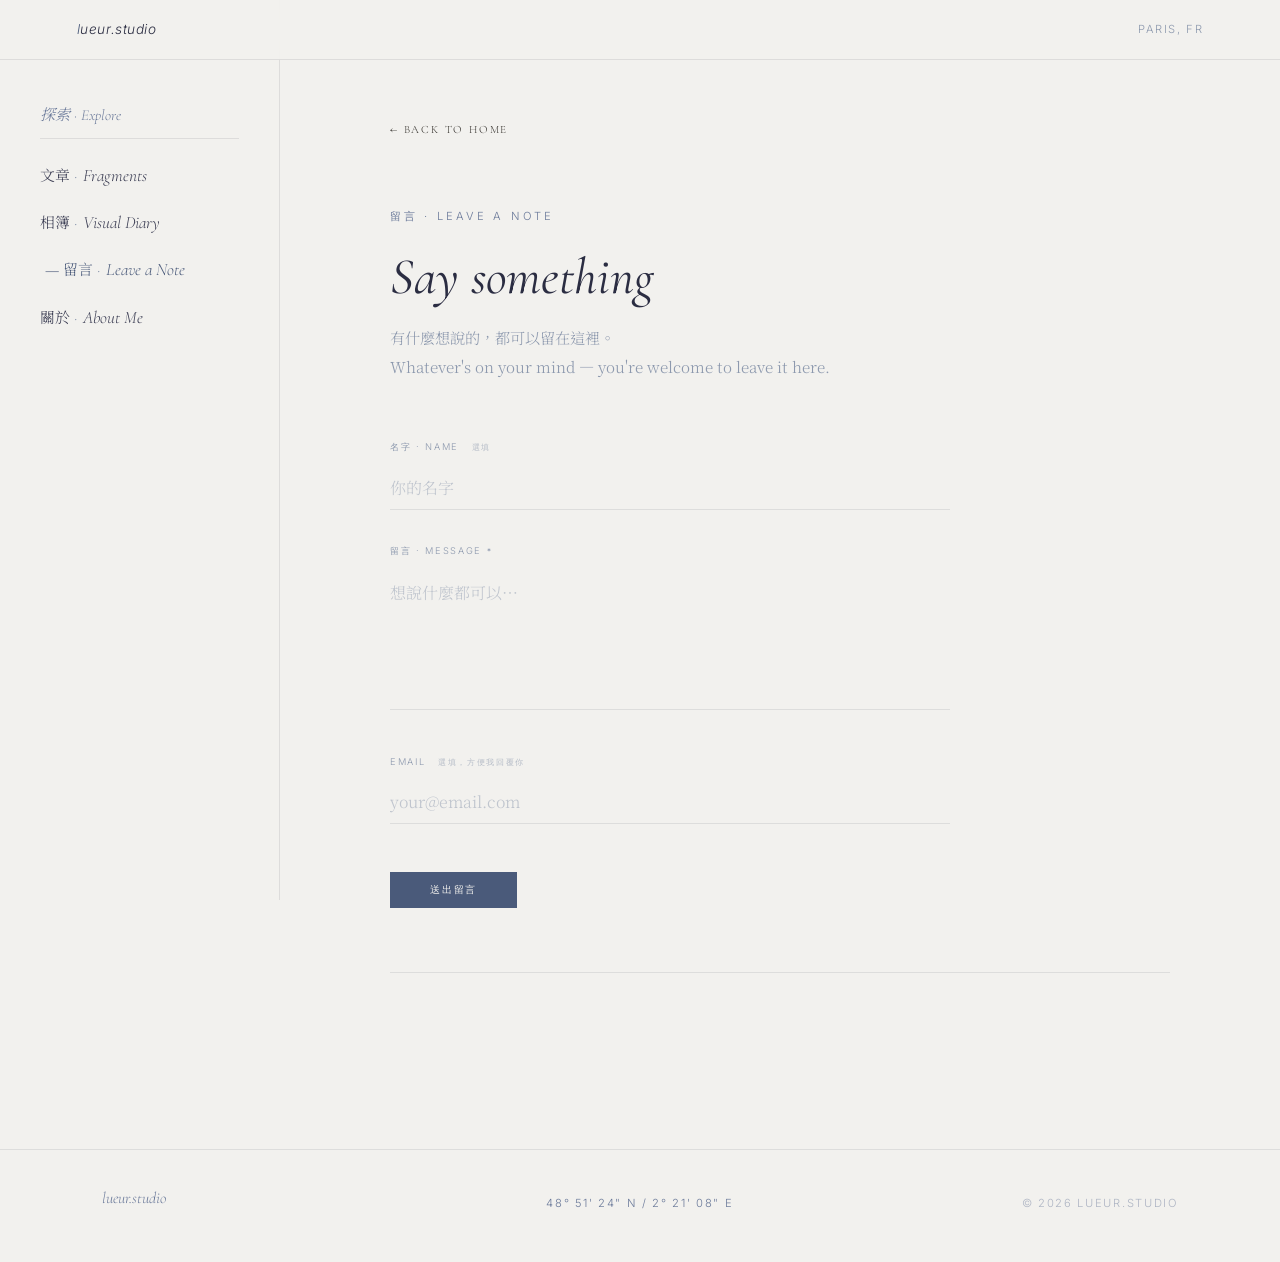
<file: comments.html>
<!DOCTYPE html>
<html lang="zh-TW">
<head>
  <meta charset="UTF-8">
  <meta name="viewport" content="width=device-width, initial-scale=1">
  <title>Leave a Note — lueur.studio</title>

  <meta name="description" content="讀完有什麼想說的，都可以留在 lueur.studio。">
  <link rel="canonical" href="https://lueur-studio-lab.github.io/ay/comments.html">
  <meta property="og:type" content="website">
  <meta property="og:site_name" content="lueur.studio">
  <meta property="og:locale" content="zh_TW">
  <meta property="og:title" content="留言 · Leave a Note — lueur.studio">
  <meta property="og:description" content="讀完有什麼想說的，都可以留在 lueur.studio。">
  <meta property="og:url" content="https://lueur-studio-lab.github.io/ay/comments.html">
  <meta property="og:image" content="https://lueur-studio-lab.github.io/ay/images/paris.webp">
  <meta name="twitter:card" content="summary_large_image">
  <script async src="https://www.googletagmanager.com/gtag/js?id=G-SZRMZ00SD1"></script>
  <script>
    window.dataLayer = window.dataLayer || [];
    function gtag(){dataLayer.push(arguments);}
    gtag('js', new Date());
    gtag('config', 'G-SZRMZ00SD1');
  </script>
  <style>
    *,*::before,*::after{box-sizing:border-box;margin:0;padding:0}
    :root{
      --bg:#f2f1ee;--ink:#2b2d42;--ink2:#3a3c52;
      --muted:#8d99ae;--blue:#4a5a7a;--blue-mid:#6b7a9a;
      --border:rgba(43,45,66,.1);
      --serif:"Cormorant Garamond","Noto Serif TC",serif;
      --mono:"Inter",sans-serif;
    }
    html{scroll-behavior:smooth}
    body{background:var(--bg);color:var(--ink);font-family:var(--serif);font-size:16px;font-weight:300;line-height:2}

    /* NAV */
    nav{position:fixed;top:0;right:0;left:0;z-index:10;display:flex;align-items:center;justify-content:space-between;height:60px;padding:0 6vw;border-bottom:1px solid var(--border);background:rgba(242,241,238,.9);backdrop-filter:blur(12px)}
    .logo{color:var(--ink);font-family:var(--mono);font-size:.85rem;font-style:italic;letter-spacing:.04em;text-decoration:none}
    .logo span{color:var(--blue)}
    .nav-r{display:flex;gap:1.5rem;align-items:center}
    .nav-r a,.nav-r span{color:var(--muted);font-family:var(--mono);font-size:.6rem;letter-spacing:.14em;text-decoration:none;text-transform:uppercase}

    /* LAYOUT */
    .main-wrapper{display:flex;flex-direction:column}
    .sidebar{width:100%;padding:100px 2.5rem 3rem;border-right:1px solid var(--border)}
    .side-group h3{margin-bottom:1.2rem;padding-bottom:.5rem;border-bottom:1px solid var(--border);color:var(--blue-mid);font-family:var(--mono);font-size:.65rem;letter-spacing:.2em;text-transform:uppercase}
    .side-list{list-style:none}
    .side-list li{margin-bottom:.8rem}
    .side-list a{color:var(--ink2);font-family:var(--serif);font-size:.95rem;font-style:italic;text-decoration:none;transition:all .3s}
    .side-list a:hover,.side-list a.is-active{padding-left:5px;color:var(--blue)}
    .side-list a.is-active::before{content:"— "}
    main{flex-grow:1;min-width:0}

    /* PAGE */
    .comment-page{max-width:940px;margin:0 auto;padding:7rem 8% 7rem}
    .back-home{display:inline-block;margin-bottom:4rem;color:#34312c;font-family:var(--serif);font-size:.7rem;letter-spacing:.16em;text-decoration:none}
    .back-home:hover{opacity:.55}
    .page-label{display:block;margin-bottom:1.2rem;color:var(--blue-mid);font-family:var(--mono);font-size:.6rem;letter-spacing:.28em;text-transform:uppercase}
    .page-title{font-family:var(--serif);font-size:clamp(2rem,4vw,3.5rem);font-weight:400;font-style:italic;margin-bottom:1rem;line-height:1.2}
    .page-desc{font-family:"Noto Serif TC",serif;font-size:.95rem;color:var(--muted);margin-bottom:3.5rem;max-width:500px;line-height:1.9;font-weight:300}

    /* FORM */
    .comment-form{max-width:560px}
    .form-group{margin-bottom:2rem}
    .form-label{display:block;font-family:var(--mono);font-size:.58rem;letter-spacing:.18em;text-transform:uppercase;color:var(--muted);margin-bottom:.6rem}
    .form-input,.form-textarea{width:100%;background:transparent;border:none;border-bottom:1px solid var(--border);color:var(--ink);font-family:"Noto Serif TC",serif;font-size:1rem;font-weight:300;padding:.6rem 0;outline:none;transition:border-color .3s;border-radius:0}
    .form-input:focus,.form-textarea:focus{border-bottom-color:var(--blue)}
    .form-textarea{resize:none;min-height:140px;line-height:1.8}
    .form-input::placeholder,.form-textarea::placeholder{color:var(--muted);opacity:.5}
    .form-optional{font-family:var(--mono);font-size:.52rem;color:var(--muted);opacity:.6;margin-left:.5rem}

    /* SUBMIT BUTTON */
    .form-submit{display:inline-block;margin-top:1rem;padding:.7rem 2.5rem;background:var(--blue);color:#f2f1ee;font-family:var(--mono);font-size:.62rem;letter-spacing:.18em;text-transform:uppercase;border:none;cursor:pointer;transition:background .25s}
    .form-submit:hover{background:var(--blue-mid)}

    /* SUCCESS MESSAGE */
    .success-msg{display:none;margin-top:2rem;padding:1.5rem 2rem;border-left:2px solid var(--blue);background:rgba(74,90,122,.04)}
    .success-msg p{font-family:"Noto Serif TC",serif;font-size:.95rem;color:var(--ink2);font-style:italic;line-height:1.9;margin:0}

    /* DIVIDER */
    .form-divider{border:none;border-top:1px solid var(--border);margin:4rem 0}

    /* FOOTER */
    footer{display:grid;grid-template-columns:1fr auto 1fr;gap:2rem;align-items:end;padding:2rem 8% 3rem;border-top:1px solid var(--border)}
    footer a,footer p{margin:0;color:var(--blue-mid);font-family:var(--mono);font-size:.55rem;letter-spacing:.15em;text-decoration:none;text-transform:uppercase}
    footer a{font-family:var(--serif);font-size:1rem;font-style:italic;letter-spacing:0;text-transform:none}
    footer p:nth-child(2){text-align:center}
    footer p:last-child{text-align:right;opacity:.5}

    /* RESPONSIVE */
    @media(min-width:1024px){
      .main-wrapper{flex-direction:row}
      .sidebar{position:sticky;top:0;width:280px;height:100vh;flex-shrink:0}
    }
    @media(max-width:768px){
      .comment-page{padding:5rem 1.5rem 4rem}
      .nav-r{gap:.8rem}
      footer{display:flex;flex-direction:column;gap:.8rem;align-items:flex-start;padding:2rem 1.5rem 2.5rem}
      footer p:nth-child(2),footer p:last-child{text-align:left}
    }
  </style>
  <link rel="preconnect" href="https://fonts.googleapis.com">
  <link rel="preconnect" href="https://fonts.gstatic.com" crossorigin>
  <link rel="stylesheet" href="https://fonts.googleapis.com/css2?family=Cormorant+Garamond:ital,wght@0,300;0,400;0,500;1,300;1,400&family=Inter:wght@400&family=Noto+Serif+TC:wght@300;400;500&display=swap">
  <link rel="stylesheet" href="site.css">
  <script src="site.js" defer></script>
</head>
<body>

<nav>
  <a class="logo" href="index.html"><span>l</span>ueur.studio</a>
  <div class="nav-r">
    <span>Paris, FR</span>
    <button class="menu-toggle" type="button" aria-label="開啟選單" aria-expanded="false"><span class="bars"></span>MENU</button>
  </div>
</nav>

<div class="main-wrapper">

  <aside class="sidebar">
    <div class="side-group">
      <h3>探索 · Explore</h3>
      <ul class="side-list">
        <li><a href="journal.html"><span class="zh">文章</span><span class="dot">·</span>Fragments</a></li>
        <li><a href="gallery.html"><span class="zh">相簿</span><span class="dot">·</span>Visual Diary</a></li>
        <li><a class="is-active" href="comments.html"><span class="zh">留言</span><span class="dot">·</span>Leave a Note</a></li>
        <li><a href="about.html"><span class="zh">關於</span><span class="dot">·</span>About Me</a></li>
      </ul>
    </div>
  </aside>

  <main>
    <section class="comment-page">
      <a class="back-home" href="index.html">← BACK TO HOME</a>

      <span class="page-label">留言 · LEAVE A NOTE</span>
      <h1 class="page-title">Say something</h1>
      <p class="page-desc">有什麼想說的，都可以留在這裡。<br>Whatever's on your mind — you're welcome to leave it here.</p>

      <form class="comment-form" id="commentForm">

        <div class="form-group">
          <label class="form-label" for="name">
            名字 · Name <span class="form-optional">選填</span>
          </label>
          <input class="form-input" type="text" id="name" placeholder="你的名字">
        </div>

        <div class="form-group">
          <label class="form-label" for="message">
            留言 · Message <span style="color:var(--blue-mid);font-size:.5rem">*</span>
          </label>
          <textarea class="form-textarea" id="message" placeholder="想說什麼都可以…"></textarea>
        </div>

        <div class="form-group">
          <label class="form-label" for="email">
            Email <span class="form-optional">選填，方便我回覆你</span>
          </label>
          <input class="form-input" type="email" id="email" placeholder="your@email.com">
        </div>

        <button type="submit" class="form-submit">送出留言</button>

        <div class="success-msg" id="successMsg">
          <p>謝謝你的留言，我收到了。✦<br><span style="font-size:.85rem;opacity:.7">Thank you for leaving a note.</span></p>
        </div>

      </form>

      <hr class="form-divider">

      <p style="font-family:var(--mono);font-size:.58rem;letter-spacing:.12em;color:var(--muted);opacity:.6"></p>

    </section>
  </main>

</div>

<footer>
  <a href="index.html">lueur.studio</a>
  <p>48° 51' 24" N / 2° 21' 08" E</p>
  <p>© 2026 lueur.studio</p>
</footer>

<script>
  const FORM_ACTION = 'https://docs.google.com/forms/d/e/1FAIpQLSdxMO7JvuMLH4gJhOq0XfegeMHNNml34gbVgt1zp7Bspgsd8w/formResponse';
  const ENTRY_NAME     = 'entry.450055053';
  const ENTRY_MESSAGE  = 'entry.1563429280';
  const ENTRY_EMAIL    = 'entry.1796219169';

  document.getElementById('commentForm').addEventListener('submit', function(e) {
    e.preventDefault();

    const name    = document.getElementById('name').value;
    const message = document.getElementById('message').value.trim();
    const email   = document.getElementById('email').value;

    if (!message) {
      document.getElementById('message').focus();
      return;
    }

    const body = new URLSearchParams();
    body.append(ENTRY_NAME, name);
    body.append(ENTRY_MESSAGE, message);
    body.append(ENTRY_EMAIL, email);

    // 用 no-cors 送出（Google Forms 不允許 CORS，但資料仍會送到）
    fetch(FORM_ACTION, {
      method: 'POST',
      mode: 'no-cors',
      headers: {'Content-Type': 'application/x-www-form-urlencoded'},
      body: body.toString()
    }).then(() => {
      document.getElementById('commentForm').reset();
      const msg = document.getElementById('successMsg');
      msg.style.display = 'block';
      setTimeout(() => { msg.style.display = 'none'; }, 5000);
    }).catch(() => {
      // no-cors 模式下 fetch 永遠成功，所以這裡不會執行
    });
  });
</script>

</body>
</html>
</file>
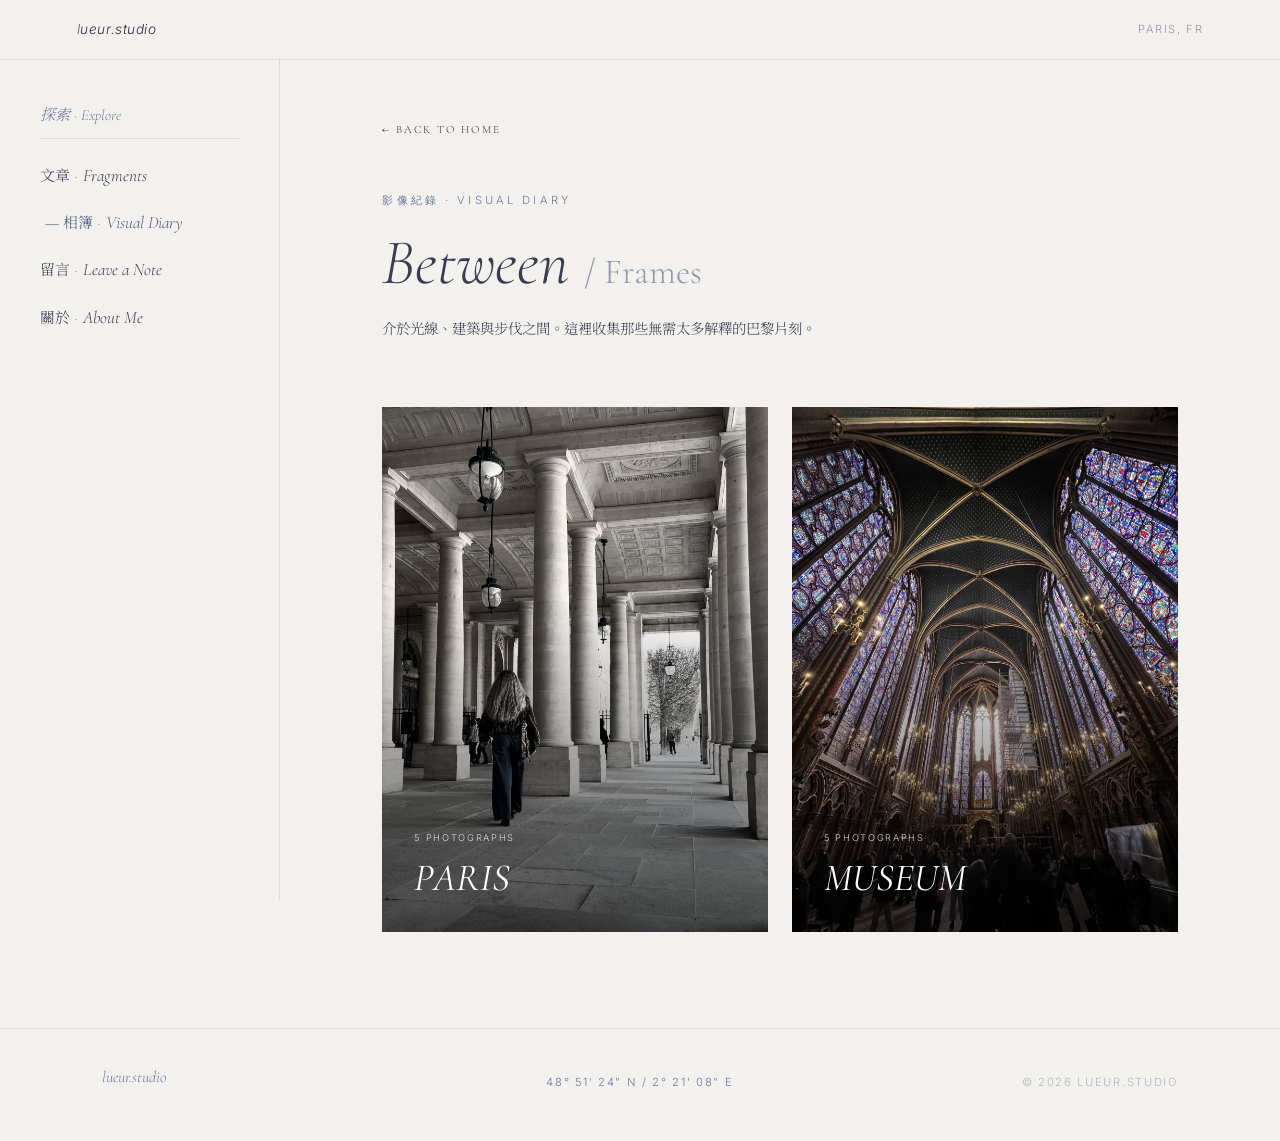
<file: gallery.html>
<!DOCTYPE html>
<html lang="zh-TW">
<head>
  <meta charset="UTF-8">
  <meta name="viewport" content="width=device-width, initial-scale=1">
  <title>Visual Diary — lueur.studio</title>

  <meta name="description" content="巴黎的影像日記：皇家宮殿、聖禮拜堂、羅丹美術館、聖馬丁運河，用手機拾起的光影。">
  <link rel="canonical" href="https://lueur-studio-lab.github.io/ay/gallery.html">
  <meta property="og:type" content="website">
  <meta property="og:site_name" content="lueur.studio">
  <meta property="og:locale" content="zh_TW">
  <meta property="og:title" content="影像紀錄 · Visual Diary — lueur.studio">
  <meta property="og:description" content="巴黎的影像日記：皇家宮殿、聖禮拜堂、羅丹美術館、聖馬丁運河，用手機拾起的光影。">
  <meta property="og:url" content="https://lueur-studio-lab.github.io/ay/gallery.html">
  <meta property="og:image" content="https://lueur-studio-lab.github.io/ay/images/lasaintechapelle.webp">
  <meta name="twitter:card" content="summary_large_image">
  <script async src="https://www.googletagmanager.com/gtag/js?id=G-SZRMZ00SD1"></script>
  <script>
    window.dataLayer = window.dataLayer || [];
    function gtag(){dataLayer.push(arguments);}
    gtag('js', new Date());
    gtag('config', 'G-SZRMZ00SD1');
  </script>

  <script src="data.js" defer></script>

  <style>
    *, *::before, *::after { box-sizing: border-box; margin: 0; padding: 0; }

    :root {
      --bg: #f2f1ee;
      --ink: #2b2d42;
      --ink2: #3a3c52;
      --muted: #8d99ae;
      --blue: #4a5a7a;
      --blue-mid: #6b7a9a;
      --border: rgba(43,45,66,.1);
      --serif: "Cormorant Garamond", "Noto Serif TC", serif;
      --mono: "Inter", sans-serif;
    }

    body {
      background: var(--bg);
      color: var(--ink);
      font-family: var(--serif);
      font-size: 16px;
      font-weight: 300;
      line-height: 2;
    }

    nav {
      position: fixed;
      top: 0;
      right: 0;
      left: 0;
      z-index: 10;
      display: flex;
      align-items: center;
      justify-content: space-between;
      height: 60px;
      padding: 0 6vw;
      border-bottom: 1px solid var(--border);
      background: rgba(242,241,238,.9);
      backdrop-filter: blur(12px);
    }

    .logo {
      color: var(--ink);
      font-family: var(--mono);
      font-size: .85rem;
      font-style: italic;
      letter-spacing: .04em;
      text-decoration: none;
    }

    .logo span { color: var(--blue); }

    .nav-r {
      display: flex;
      gap: 1.5rem;
      align-items: center;
    }

    .nav-r a,
    .nav-r span {
      color: var(--muted);
      font-family: var(--mono);
      font-size: .6rem;
      letter-spacing: .14em;
      text-decoration: none;
      text-transform: uppercase;
    }

    .main-wrapper {
      display: flex;
      flex-direction: column;
    }

    .sidebar {
      width: 100%;
      padding: 100px 2.5rem 3rem;
      border-right: 1px solid var(--border);
    }

    .side-group h3 {
      margin-bottom: 1.2rem;
      padding-bottom: .5rem;
      border-bottom: 1px solid var(--border);
      color: var(--blue-mid);
      font-family: var(--mono);
      font-size: .65rem;
      letter-spacing: .2em;
      text-transform: uppercase;
    }

    .side-list { list-style: none; }
    .side-list li { margin-bottom: .8rem; }

    .side-list a {
      color: var(--ink2);
      font-family: var(--serif);
      font-size: .95rem;
      font-style: italic;
      text-decoration: none;
    }

    .side-list a:hover,
    .side-list a.is-active {
      padding-left: 5px;
      color: var(--blue);
    }

    .side-list a.is-active::before {
      content: "— ";
    }

    main {
      flex-grow: 1;
      min-width: 0;
      padding: 7rem 8% 6rem;
    }

    .back-home {
      display: inline-block;
      margin-bottom: 3rem;
      color: #34312c;
      font-family: var(--serif);
      font-size: .7rem;
      letter-spacing: .16em;
      text-decoration: none;
    }

    .back-home:hover { opacity: .55; }

    .page-label {
      display: block;
      margin-bottom: 1rem;
      color: var(--blue-mid);
      font-family: var(--mono);
      font-size: .6rem;
      letter-spacing: .28em;
      text-transform: uppercase;
    }

    h1 {
      margin-bottom: 1rem;
      color: var(--ink2);
      font-size: clamp(2.5rem, 5vw, 4.4rem);
      font-style: italic;
      font-weight: 300;
      line-height: 1.1;
    }

    .intro {
      max-width: 440px;
      margin-bottom: 4rem;
      color: var(--ink2);
      font-family: "Noto Serif TC", serif;
      font-size: .9rem;
      line-height: 2;
    }

    .album-grid {
      display: grid;
      grid-template-columns: repeat(2, minmax(260px, 1fr));
      gap: 1.5rem;
      max-width: 980px;
    }

    .album-card {
      position: relative;
      display: block;
      min-height: 440px;
      overflow: hidden;
      color: white;
      text-decoration: none;
      background: var(--ink);
    }

    .album-card img {
      width: 100%;
      height: 100%;
      object-fit: cover;
      filter: grayscale(35%);
      transition: transform .7s ease, filter .7s ease;
    }

    .album-card:hover img {
      filter: grayscale(0%);
      transform: scale(1.05);
    }

    .album-card::after {
      position: absolute;
      inset: 0;
      content: "";
      background: linear-gradient(transparent 35%, rgba(0,0,0,.68));
    }

    .album-card__text {
      position: absolute;
      z-index: 1;
      right: 0;
      bottom: 0;
      left: 0;
      padding: 2rem;
    }

    .album-card__count {
      display: block;
      margin-bottom: .5rem;
      font-family: var(--mono);
      font-size: .58rem;
      letter-spacing: .18em;
      opacity: .8;
      text-transform: uppercase;
    }

    .album-card__title {
      font-size: clamp(1.8rem, 3vw, 2.8rem);
      font-style: italic;
      font-weight: 400;
      line-height: 1.15;
    }

    footer {
      display: grid;
      grid-template-columns: 1fr auto 1fr;
      gap: 2rem;
      align-items: end;
      padding: 2rem 8% 3rem;
      border-top: 1px solid var(--border);
    }

    footer a,
    footer p {
      margin: 0;
      color: var(--blue-mid);
      font-family: var(--mono);
      font-size: .55rem;
      letter-spacing: .15em;
      text-decoration: none;
      text-transform: uppercase;
    }

    footer a {
      font-family: var(--serif);
      font-size: 1rem;
      font-style: italic;
      letter-spacing: 0;
      text-transform: none;
    }

    footer p:nth-child(2) { text-align: center; }
    footer p:last-child { text-align: right; opacity: .5; }

    @media (min-width: 1024px) {
      .main-wrapper { flex-direction: row; }

      .sidebar {
        position: sticky;
        top: 0;
        width: 280px;
        height: 100vh;
        flex-shrink: 0;
      }
    }

    @media (max-width: 768px) {
      .nav-r { gap: .8rem; }

      main { padding: 5rem 1.5rem 4rem; }

      .album-grid {
        grid-template-columns: 1fr;
      }

      .album-card {
        min-height: 480px;
      }

      footer {
        display: flex;
        flex-direction: column;
        gap: .8rem;
        align-items: flex-start;
        padding: 2rem 1.5rem 2.5rem;
      }

      footer p:nth-child(2),
      footer p:last-child {
        text-align: left;
      }
    }
  </style>
  <link rel="preconnect" href="https://fonts.googleapis.com">
  <link rel="preconnect" href="https://fonts.gstatic.com" crossorigin>
  <link rel="stylesheet" href="https://fonts.googleapis.com/css2?family=Cormorant+Garamond:ital,wght@0,300;0,400;0,500;1,300;1,400&family=Inter:wght@400&family=Noto+Serif+TC:wght@300;400;500&display=swap">
  <link rel="stylesheet" href="site.css">
  <script src="site.js" defer></script>
</head>

<body>
  <nav>
    <a class="logo" href="index.html"><span>l</span>ueur.studio</a>

    <div class="nav-r">
      <span>Paris, FR</span>
    <button class="menu-toggle" type="button" aria-label="開啟選單" aria-expanded="false"><span class="bars"></span>MENU</button>
    </div>
  </nav>

  <div class="main-wrapper">
    <aside class="sidebar">
      <div class="side-group">
        <h3>探索 · Explore</h3>

        <ul class="side-list">
          <li><a href="journal.html"><span class="zh">文章</span><span class="dot">·</span>Fragments</a></li>
          <li><a class="is-active" href="gallery.html"><span class="zh">相簿</span><span class="dot">·</span>Visual Diary</a></li>
          <li><a href="comments.html"><span class="zh">留言</span><span class="dot">·</span>Leave a Note</a></li>
          <li><a href="about.html"><span class="zh">關於</span><span class="dot">·</span>About Me</a></li>
        </ul>
      </div>
    </aside>

    <main>
      <a class="back-home" href="index.html">← BACK TO HOME</a>

      <span class="page-label">影像紀錄 · VISUAL DIARY</span>
      <h1>Between <span style="font-size:.55em;color:var(--muted);font-style:normal;">/ Frames</span></h1>

      <p class="intro">
        介於光線、建築與步伐之間。這裡收集那些無需太多解釋的巴黎片刻。
      </p>

      <div class="album-grid" id="albumGrid"></div>
    </main>
  </div>

  <footer>
    <a href="index.html">lueur.studio</a>
    <p>48° 51' 24" N / 2° 21' 08" E</p>
    <p>© 2026 lueur.studio</p>
  </footer>

  <script>
    function imagePath(image) {
      return image.startsWith("http") || image.startsWith("images/")
        ? image
        : "images/" + image;
    }

    function renderAlbums() {
      const grid = document.getElementById("albumGrid");

      if (typeof ALBUMS === "undefined") {
        grid.innerHTML = "<p>相簿資料暫時無法載入。</p>";
        return;
      }

      grid.innerHTML = ALBUMS.map(album => {
        const count = Array.isArray(album.photos) ? album.photos.length : 0;

        return `
          <a class="album-card" href="album.html?id=${encodeURIComponent(album.id)}">
            <img src="${imagePath(album.cover)}" alt="${album.title}">
            <div class="album-card__text">
              <span class="album-card__count">${count} photographs</span>
              <div class="album-card__title">${album.title}</div>
            </div>
          </a>
        `;
      }).join("");
    }

    document.addEventListener("DOMContentLoaded", renderAlbums);
  </script>
</body>
</html>
</file>
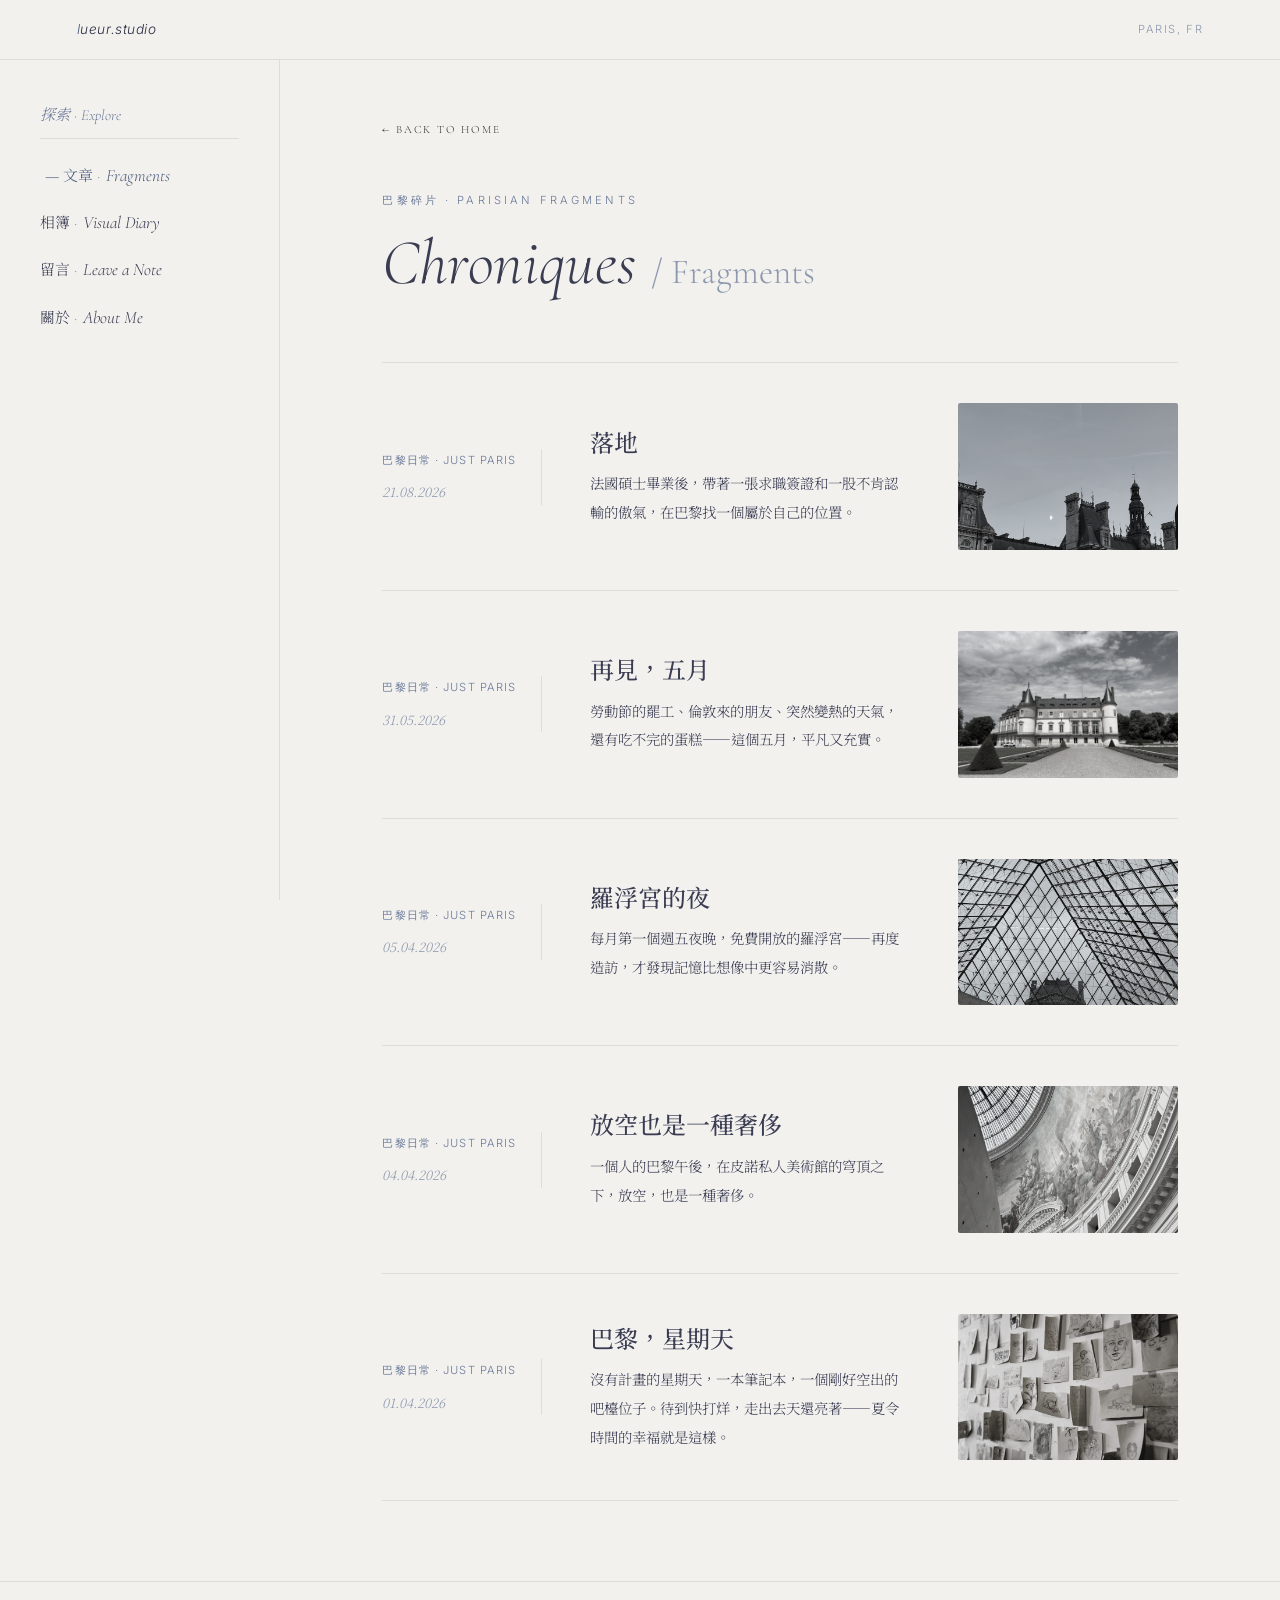
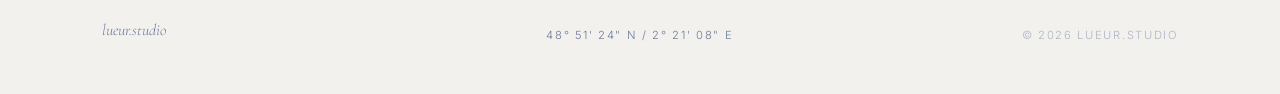
<file: journal.html>
<!DOCTYPE html>
<html lang="zh-TW">
<head>
  <meta charset="UTF-8">
  <meta name="viewport" content="width=device-width, initial-scale=1">
  <title>Parisian Fragments — lueur.studio</title>

  <meta name="description" content="一個住在巴黎的台灣人寫下的日常隨筆，中英雙語。不是旅遊攻略，是真實的巴黎生活。">
  <link rel="canonical" href="https://lueur-studio-lab.github.io/ay/journal.html">
  <meta property="og:type" content="website">
  <meta property="og:site_name" content="lueur.studio">
  <meta property="og:locale" content="zh_TW">
  <meta property="og:title" content="巴黎碎片 · Parisian Fragments — lueur.studio">
  <meta property="og:description" content="一個住在巴黎的台灣人寫下的日常隨筆，中英雙語。不是旅遊攻略，是真實的巴黎生活。">
  <meta property="og:url" content="https://lueur-studio-lab.github.io/ay/journal.html">
  <meta property="og:image" content="https://lueur-studio-lab.github.io/ay/images/paris.webp">
  <meta name="twitter:card" content="summary_large_image">
  <script async src="https://www.googletagmanager.com/gtag/js?id=G-SZRMZ00SD1"></script>
  <script>
    window.dataLayer = window.dataLayer || [];
    function gtag(){dataLayer.push(arguments);}
    gtag('js', new Date());
    gtag('config', 'G-SZRMZ00SD1');
  </script>

  <script src="data.js" defer></script>

  <style>
    *, *::before, *::after { box-sizing: border-box; margin: 0; padding: 0; }

    :root {
      --bg: #f2f1ee;
      --ink: #2b2d42;
      --ink2: #3a3c52;
      --muted: #8d99ae;
      --blue: #4a5a7a;
      --blue-mid: #6b7a9a;
      --border: rgba(43,45,66,.1);
      --serif: "Cormorant Garamond", "Noto Serif TC", serif;
      --mono: "Inter", sans-serif;
    }

    html { scroll-behavior: smooth; }

    body {
      background: var(--bg);
      color: var(--ink);
      font-family: var(--serif);
      font-size: 16px;
      font-weight: 300;
      line-height: 2;
    }

    nav {
      position: fixed;
      top: 0;
      right: 0;
      left: 0;
      z-index: 10;
      display: flex;
      align-items: center;
      justify-content: space-between;
      height: 60px;
      padding: 0 6vw;
      border-bottom: 1px solid var(--border);
      background: rgba(242,241,238,.9);
      backdrop-filter: blur(12px);
    }

    .logo {
      color: var(--ink);
      font-family: var(--mono);
      font-size: .85rem;
      font-style: italic;
      letter-spacing: .04em;
      text-decoration: none;
    }

    .logo span { color: var(--blue); }

    .nav-r {
      display: flex;
      gap: 1.5rem;
      align-items: center;
    }

    .nav-r a,
    .nav-r span {
      color: var(--muted);
      font-family: var(--mono);
      font-size: .6rem;
      letter-spacing: .14em;
      text-decoration: none;
      text-transform: uppercase;
    }

    .main-wrapper {
      display: flex;
      flex-direction: column;
    }

    .sidebar {
      width: 100%;
      padding: 100px 2.5rem 3rem;
      border-right: 1px solid var(--border);
      background: var(--bg);
    }

    .side-group h3 {
      margin-bottom: 1.2rem;
      padding-bottom: .5rem;
      border-bottom: 1px solid var(--border);
      color: var(--blue-mid);
      font-family: var(--serif);
      font-size: .95rem;
      font-style: italic;
      font-weight: 300;
      letter-spacing: 0;
      text-transform: none;
    }

    .side-list {
      list-style: none;
    }

    .side-list li {
      margin-bottom: .8rem;
    }

    .side-list a {
      color: var(--ink2);
      font-family: var(--serif);
      font-size: .95rem;
      font-style: italic;
      text-decoration: none;
    }

    .side-list a:hover,
    .side-list a.is-active {
      padding-left: 5px;
      color: var(--blue);
    }

    .side-list a.is-active::before {
      content: "— ";
    }

    main {
      flex-grow: 1;
      min-width: 0;
      padding: 7rem 8% 5rem;
    }

    .back-home {
      display: inline-block;
      margin-bottom: 3rem;
      color: #34312c;
      font-family: var(--serif);
      font-size: .7rem;
      font-style: normal;
      letter-spacing: .16em;
      text-decoration: none;
    }

    .back-home:hover { opacity: .55; }

    .page-label {
      display: block;
      margin-bottom: 1rem;
      color: var(--blue-mid);
      font-family: var(--mono);
      font-size: .6rem;
      letter-spacing: .28em;
      text-transform: uppercase;
    }

    h1 {
      margin-bottom: 4rem;
      color: var(--ink2);
      font-size: clamp(2.5rem, 5vw, 4.4rem);
      font-style: italic;
      font-weight: 300;
      line-height: 1.1;
    }

    h1 span {
      color: var(--muted);
      font-size: .55em;
      font-style: normal;
    }

    .journal-list {
      max-width: 1180px;
    }

    .journal-item {
      display: grid;
      grid-template-columns: 130px minmax(0, 1fr) 220px;
      gap: 3rem;
      align-items: center;
      padding: 2.5rem 0;
      border-top: 1px solid var(--border);
      color: inherit;
      text-decoration: none;
      transition: opacity .25s ease;
    }

    .journal-item:last-child {
      border-bottom: 1px solid var(--border);
    }

    .journal-item:hover { opacity: .68; }

    .j-meta {
      display: flex;
      flex-direction: column;
      gap: 8px;
      padding-right: 1.5rem;
      border-right: 1px solid var(--border);
    }

    .j-cat {
      color: var(--blue-mid);
      font-family: var(--mono);
      font-size: .55rem;
      letter-spacing: .18em;
      text-transform: uppercase;
    }

    .j-date {
      color: var(--muted);
      font-family: "Noto Serif TC", serif;
      font-size: .75rem;
      font-style: italic;
    }

    .j-content h2 {
      margin-bottom: .4rem;
      color: var(--ink2);
      font-size: 1.5rem;
      font-weight: 500;
      line-height: 1.5;
    }

    .j-content p {
      color: var(--ink2);
      font-family: "Noto Serif TC", serif;
      font-size: .9rem;
      line-height: 2;
    }

    .j-thumb {
      width: 220px;
      aspect-ratio: 3 / 2;
      border-radius: 2px;
      background-position: center;
      background-repeat: no-repeat;
      background-size: cover;
      filter: grayscale(90%);
      transition: .5s ease;
    }

    .journal-item:hover .j-thumb {
      filter: grayscale(0%);
      transform: translateY(-5px);
    }

    footer {
      display: grid;
      grid-template-columns: 1fr auto 1fr;
      gap: 2rem;
      align-items: end;
      padding: 2rem 8% 3rem;
      border-top: 1px solid var(--border);
    }

    footer a,
    footer p {
      margin: 0;
      color: var(--blue-mid);
      font-family: var(--mono);
      font-size: .55rem;
      letter-spacing: .15em;
      text-decoration: none;
      text-transform: uppercase;
    }

    footer a {
      font-family: var(--serif);
      font-size: 1rem;
      font-style: italic;
      letter-spacing: 0;
      text-transform: none;
    }

    footer p:nth-child(2) { text-align: center; }
    footer p:last-child { text-align: right; opacity: .5; }

    @media (min-width: 1024px) {
      .main-wrapper { flex-direction: row; }

      .sidebar {
        position: sticky;
        top: 0;
        width: 280px;
        height: 100vh;
        flex-shrink: 0;
      }
    }

    @media (max-width: 768px) {
      .nav-r { gap: .8rem; }

      main { padding: 5rem 1.5rem 4rem; }

      .journal-item {
        display: flex;
        flex-direction: column-reverse;
        gap: 1.2rem;
        align-items: flex-start;
      }

      .j-thumb {
        width: 100%;
        aspect-ratio: 16 / 9;
      }

      .j-meta {
        flex-direction: row;
        justify-content: space-between;
        width: 100%;
        padding: 0 0 .5rem;
        border-right: none;
        border-bottom: 1px solid var(--border);
      }

      footer {
        display: flex;
        flex-direction: column;
        gap: .8rem;
        align-items: flex-start;
        padding: 2rem 1.5rem 2.5rem;
      }

      footer p:nth-child(2),
      footer p:last-child {
        text-align: left;
      }
    }
  </style>
  <link rel="preconnect" href="https://fonts.googleapis.com">
  <link rel="preconnect" href="https://fonts.gstatic.com" crossorigin>
  <link rel="stylesheet" href="https://fonts.googleapis.com/css2?family=Cormorant+Garamond:ital,wght@0,300;0,400;0,500;1,300;1,400&family=Inter:wght@400&family=Noto+Serif+TC:wght@300;400;500&display=swap">
  <link rel="stylesheet" href="site.css">
  <script src="site.js" defer></script>
</head>

<body>
  <nav>
    <a class="logo" href="index.html"><span>l</span>ueur.studio</a>

    <div class="nav-r">
      <span>Paris, FR</span>
    <button class="menu-toggle" type="button" aria-label="開啟選單" aria-expanded="false"><span class="bars"></span>MENU</button>
    </div>
  </nav>

  <div class="main-wrapper">
    <aside class="sidebar">
      <div class="side-group">
        <h3>探索 · Explore</h3>

        <ul class="side-list">
          <li><a class="is-active" href="journal.html"><span class="zh">文章</span><span class="dot">·</span>Fragments</a></li>
          <li><a href="gallery.html"><span class="zh">相簿</span><span class="dot">·</span>Visual Diary</a></li>
          <li><a href="comments.html"><span class="zh">留言</span><span class="dot">·</span>Leave a Note</a></li>
          <li><a href="about.html"><span class="zh">關於</span><span class="dot">·</span>About Me</a></li>
        </ul>
      </div>
    </aside>

    <main>
      <a class="back-home" href="index.html">← BACK TO HOME</a>

      <span class="page-label">巴黎碎片 · PARISIAN FRAGMENTS</span>

      <h1>Chroniques <span>/ Fragments</span></h1>

      <div class="journal-list" id="journalList"></div>
    </main>
  </div>

  <footer>
    <a href="index.html">lueur.studio</a>
    <p>48° 51' 24" N / 2° 21' 08" E</p>
    <p>© 2026 lueur.studio</p>
  </footer>

  <script>
    function renderJournal() {
      const container = document.getElementById("journalList");

      if (typeof POSTS === "undefined") {
        container.innerHTML = "<p>文章資料暫時無法載入。</p>";
        return;
      }

      container.innerHTML = [...POSTS].reverse().map(post => {
        const image = post.img.startsWith("http") || post.img.startsWith("images/")
          ? post.img
          : "images/" + post.img;

        return `
          <a class="journal-item" href="posts/${encodeURIComponent(post.slug || post.id)}.html">
            <div class="j-meta">
              <span class="j-cat">${post.cat}</span>
              <span class="j-date">${post.date}</span>
            </div>

            <div class="j-content">
              <h2>${post.title}</h2>
              <p>${post.excerpt || ""}</p>
            </div>

            <div class="j-thumb" style="background-image:url('${image}')"></div>
          </a>
        `;
      }).join("");
    }

    document.addEventListener("DOMContentLoaded", renderJournal);
  </script>
</body>
</html>
</file>
<file: site.css>
/* ═══════════════════════════════════════════
   lueur.studio — site.css
   全站共用的樣式：每一頁都會載入，放在各頁自己的 <style> 後面，
   所以這裡寫的會蓋過各頁的設定。要統一改全站，改這裡就好。
   ═══════════════════════════════════════════ */

/* ── 1. 左側選單：每一頁長得一樣 ── */
.sidebar .side-group h3 {
  margin-bottom: 1.2rem;
  padding-bottom: .5rem;
  border-bottom: 1px solid var(--border);
  color: var(--blue-mid);
  font-family: var(--serif);
  font-size: .95rem;
  font-style: italic;
  font-weight: 300;
  letter-spacing: 0;
  text-transform: none;
}

.side-list a { font-size: 1.08rem; }

.side-list a .zh {
  font-family: "Noto Serif TC", serif;
  font-size: .86em;
  font-style: normal;
  margin-right: .15em;
}

.side-list a .dot {
  color: var(--muted);
  margin: 0 .35em 0 .1em;
  font-style: normal;
}

/* ── 2. 手機和平板：選單收進右上角的按鈕 ── */
.menu-toggle {
  display: none;
  align-items: center;
  gap: .45rem;
  padding: .5rem 0 .5rem .8rem;
  border: none;
  background: none;
  color: var(--ink);
  font-family: var(--mono);
  font-size: .72rem;
  letter-spacing: .14em;
  cursor: pointer;
}

.menu-toggle .bars,
.menu-toggle .bars::before,
.menu-toggle .bars::after {
  display: block;
  width: 18px;
  height: 1px;
  background: currentColor;
  transition: transform .25s ease, opacity .25s ease;
}

.menu-toggle .bars { position: relative; }
.menu-toggle .bars::before,
.menu-toggle .bars::after { content: ""; position: absolute; left: 0; }
.menu-toggle .bars::before { top: -6px; }
.menu-toggle .bars::after { top: 6px; }

body.menu-open .menu-toggle .bars { background: transparent; }
body.menu-open .menu-toggle .bars::before { transform: translateY(6px) rotate(45deg); }
body.menu-open .menu-toggle .bars::after { transform: translateY(-6px) rotate(-45deg); }

@media (max-width: 1023px) {
  .menu-toggle { display: inline-flex; }

  /* 平常藏起來，按了按鈕才從上方展開 */
  .main-wrapper > .sidebar { display: none; }

  body.menu-open .main-wrapper > .sidebar {
    display: block;
    position: fixed;
    top: 60px;
    left: 0;
    right: 0;
    z-index: 999;
    width: 100%;
    height: auto;
    padding: 1.6rem 1.5rem 1rem;
    border-right: none;
    border-bottom: 1px solid var(--border);
    background: var(--bg);
    box-shadow: 0 12px 24px rgba(43,45,66,.08);
  }

  body.menu-open .side-group { margin-bottom: 0; }
  body.menu-open .side-list li { margin-bottom: 1rem; }
  body.menu-open .side-list a { font-size: 1.05rem; }

  nav { padding: 0 1.5rem !important; }
  nav .nav-r > span { display: none; }   /* 手機上把「Paris, FR」讓位給選單按鈕 */
}

/* ── 3. 小字放大：原本約 9px，手機上看不清楚 ── */
.nav-r span,
.nav-r a,
.sec-label,
.page-label,
.j-cat,
.article-category,
.comment-label,
.read-next-label,
.lb-count,
.letter-block h3,
footer p {
  font-size: .7rem !important;
}

.j-date,
.article-date {
  font-size: .8rem !important;
}

/* ── 4. 首頁：最新文章 ── */
.latest-list .journal-item {
  color: inherit;
  text-decoration: none;
}

.latest-list .journal-item:first-child { border-top: 1px solid var(--border); }

.latest-list .j-meta { padding-right: 1.5rem; }

/* 標籤字放大後，左邊那欄放寬，避免「巴黎日常 · JUST PARIS」被擠成三行 */
.j-cat { letter-spacing: .1em !important; }
@media (min-width: 769px) {
  .latest-list .j-meta { flex: 0 0 160px; }
  .journal-list .journal-item { grid-template-columns: 160px minmax(0, 1fr) 220px; }
}

.latest-list .j-content h2 {
  margin-bottom: .4rem;
  color: var(--ink2);
  font-family: "Noto Serif TC", serif;
  font-size: 1.35rem;
  font-weight: 500;
  line-height: 1.5;
}

.latest-list .j-content p {
  color: var(--ink2);
  font-family: "Noto Serif TC", serif;
  font-size: .9rem;
  line-height: 2;
}

.latest-more {
  display: inline-block;
  margin-top: 2.5rem;
  padding-bottom: 2px;
  border-bottom: 1px solid var(--ink);
  color: var(--ink);
  font-family: var(--serif);
  font-size: .8rem;
  letter-spacing: .14em;
  text-decoration: none;
}

.latest-more:hover { opacity: .6; }
</file>
